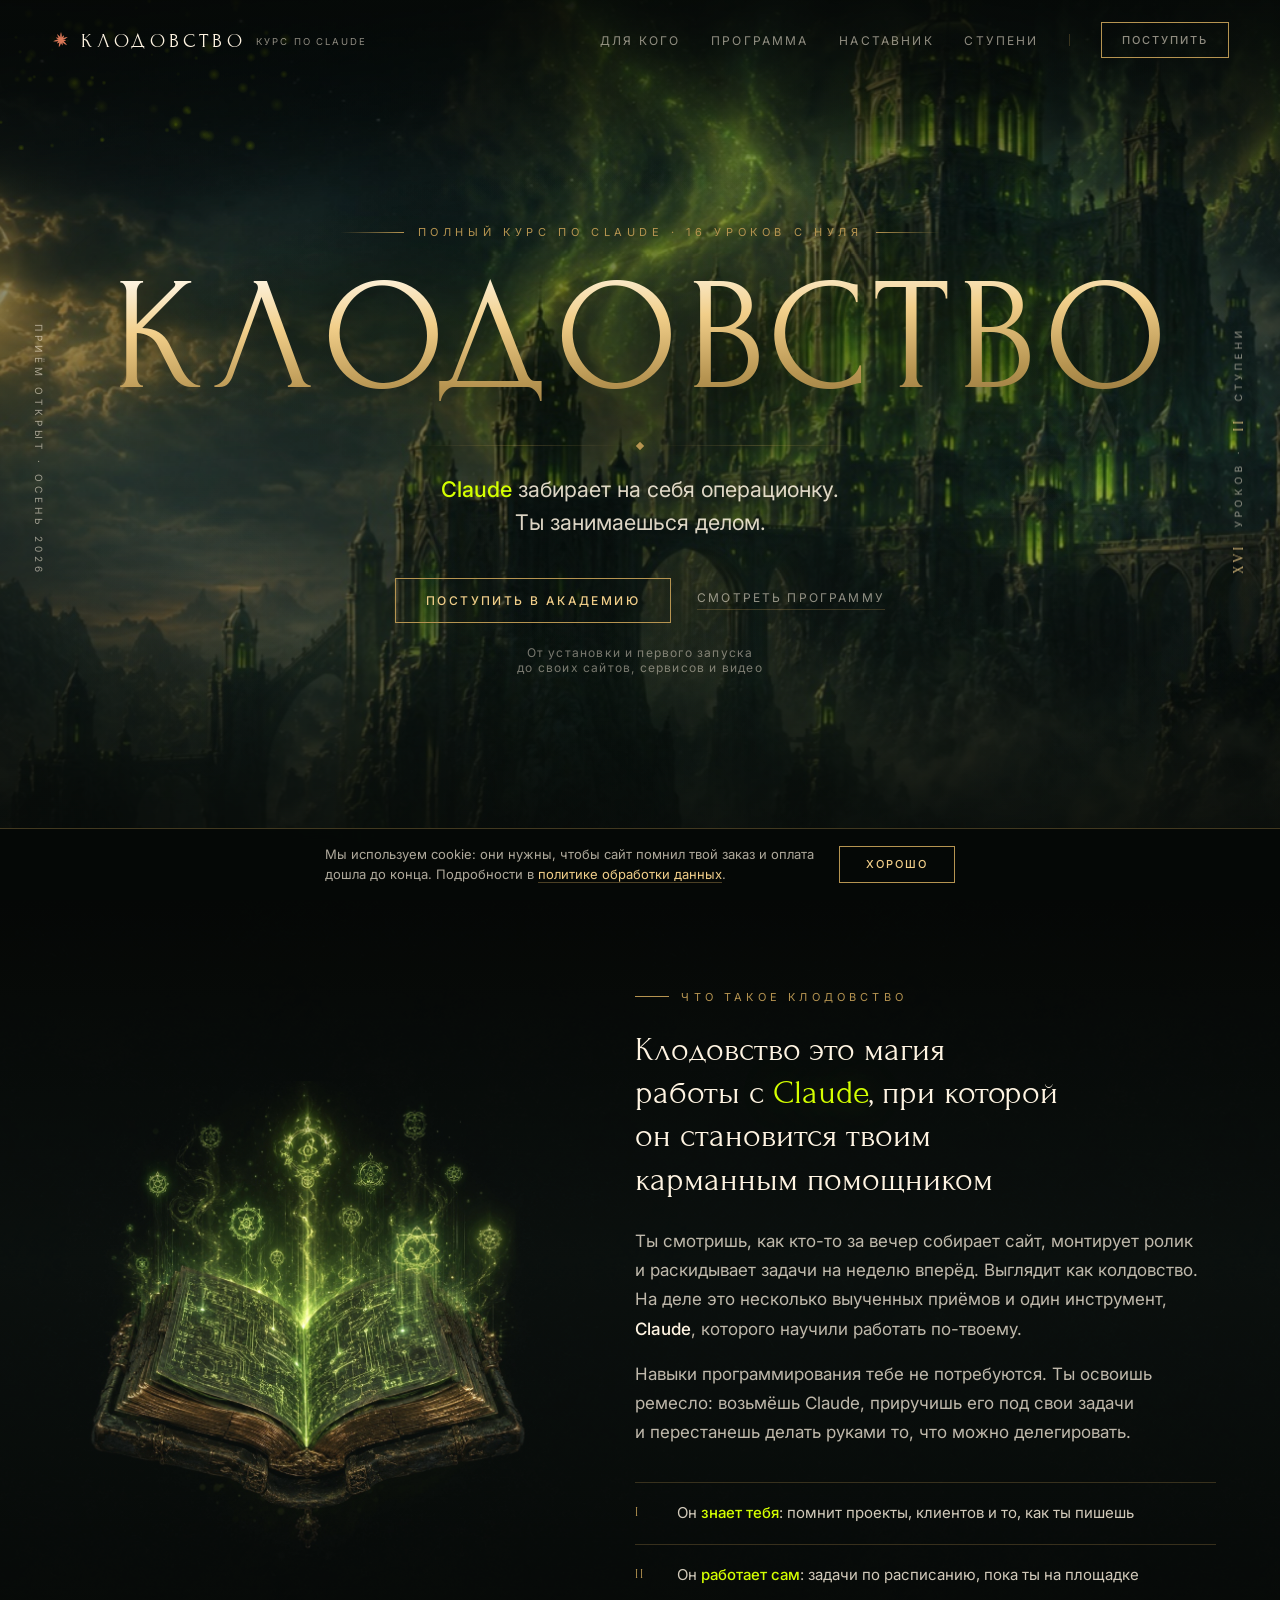
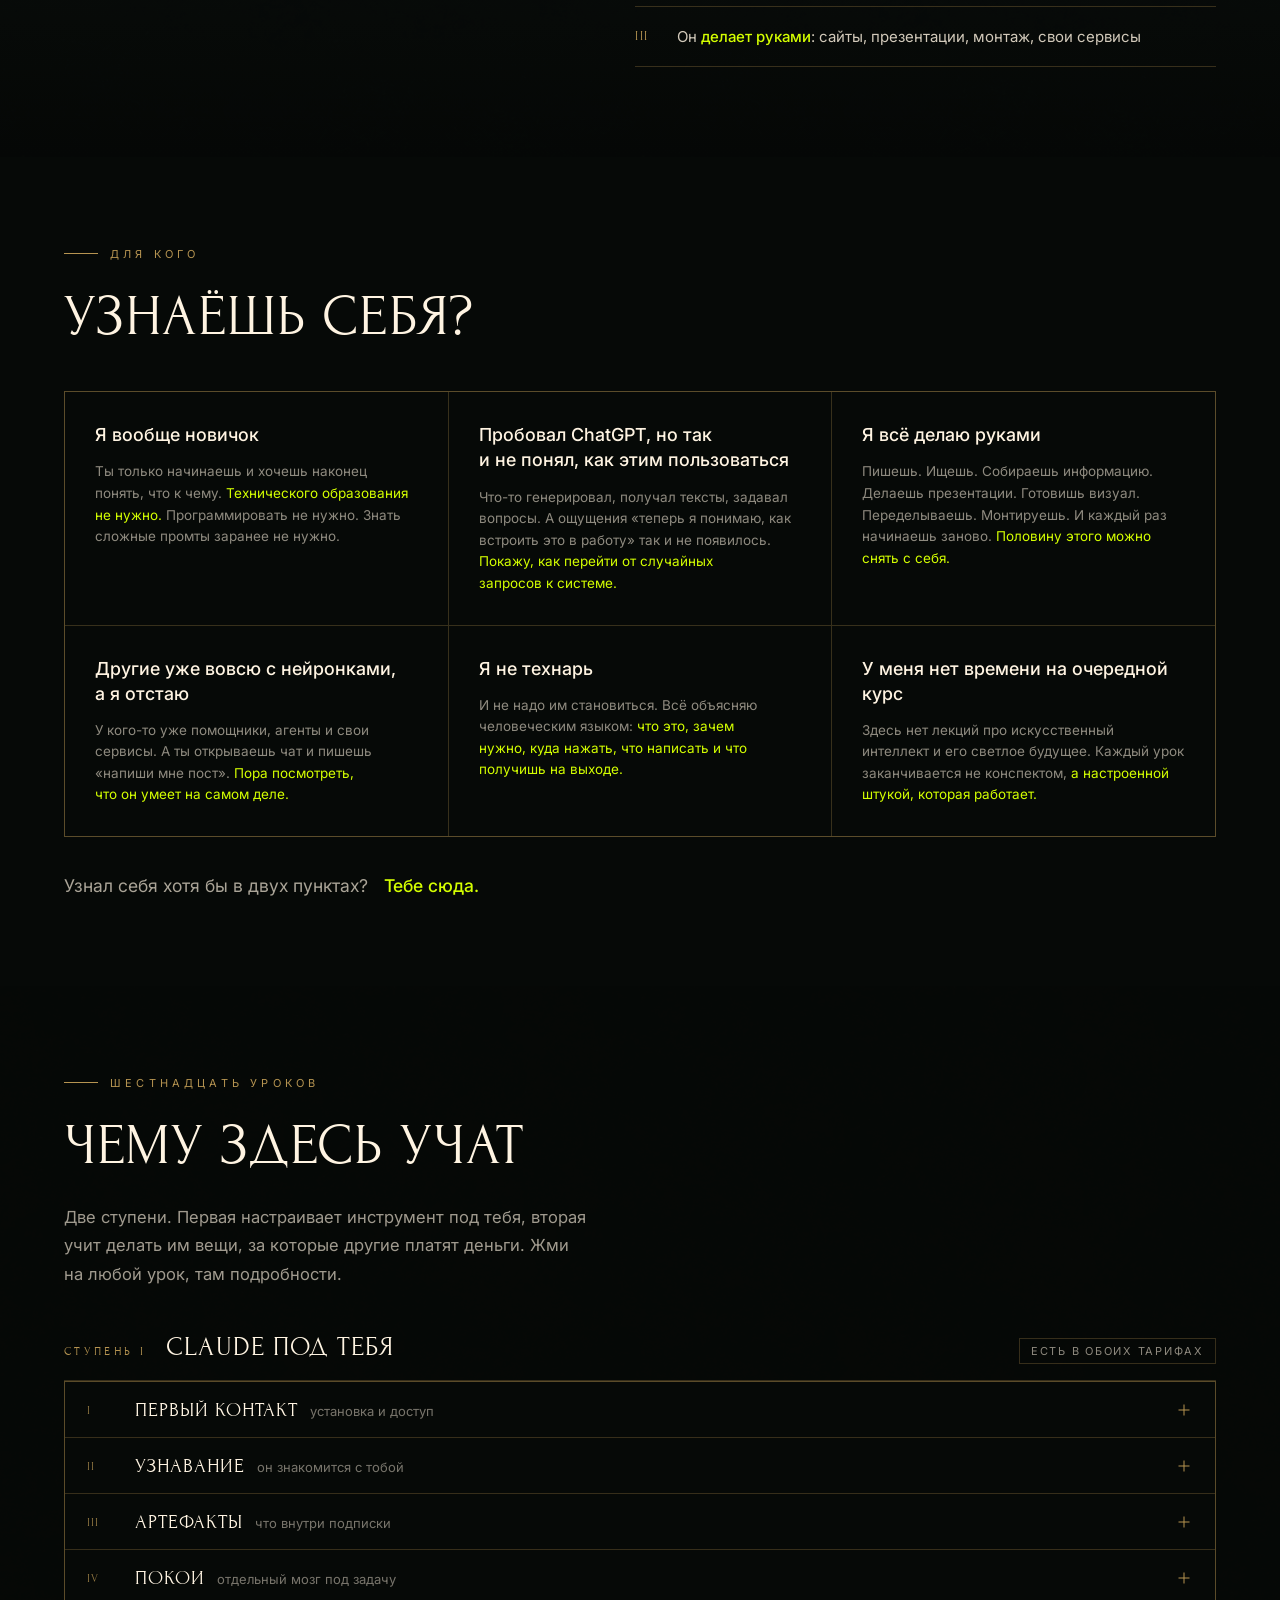
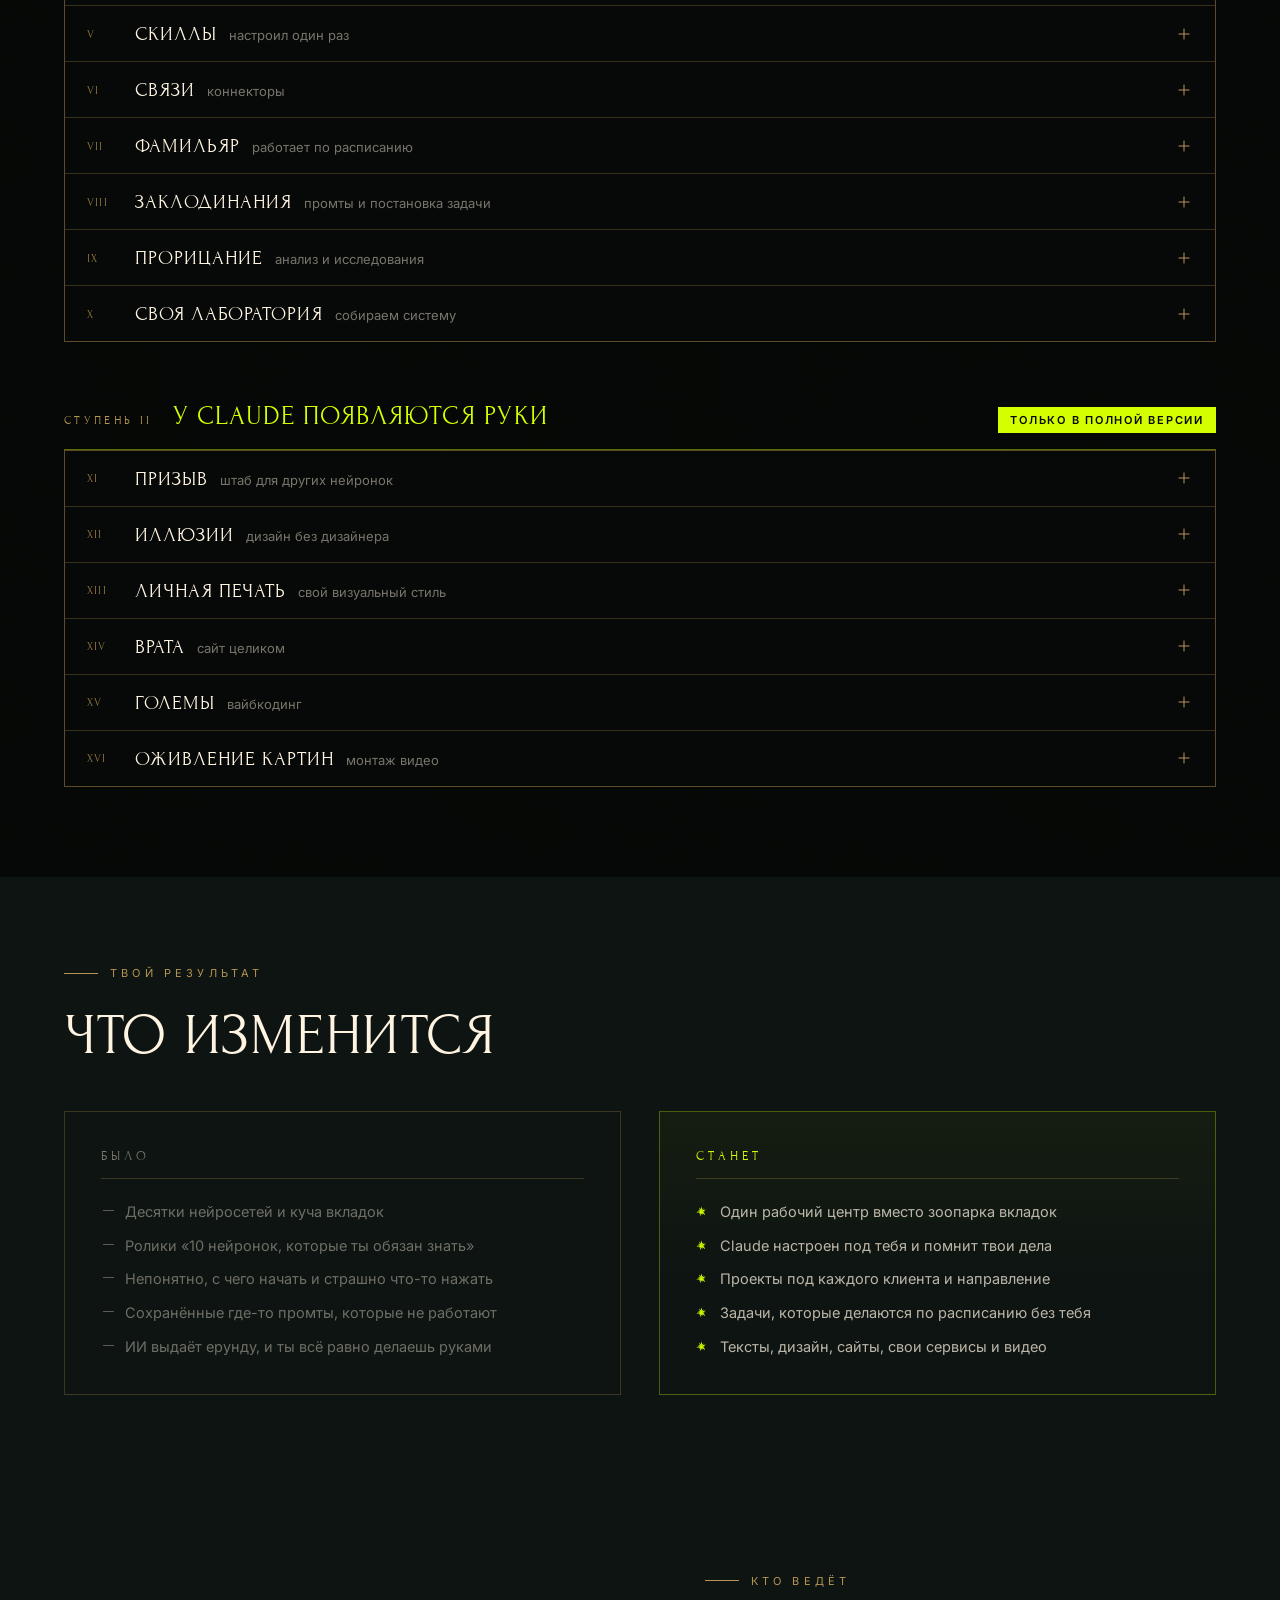
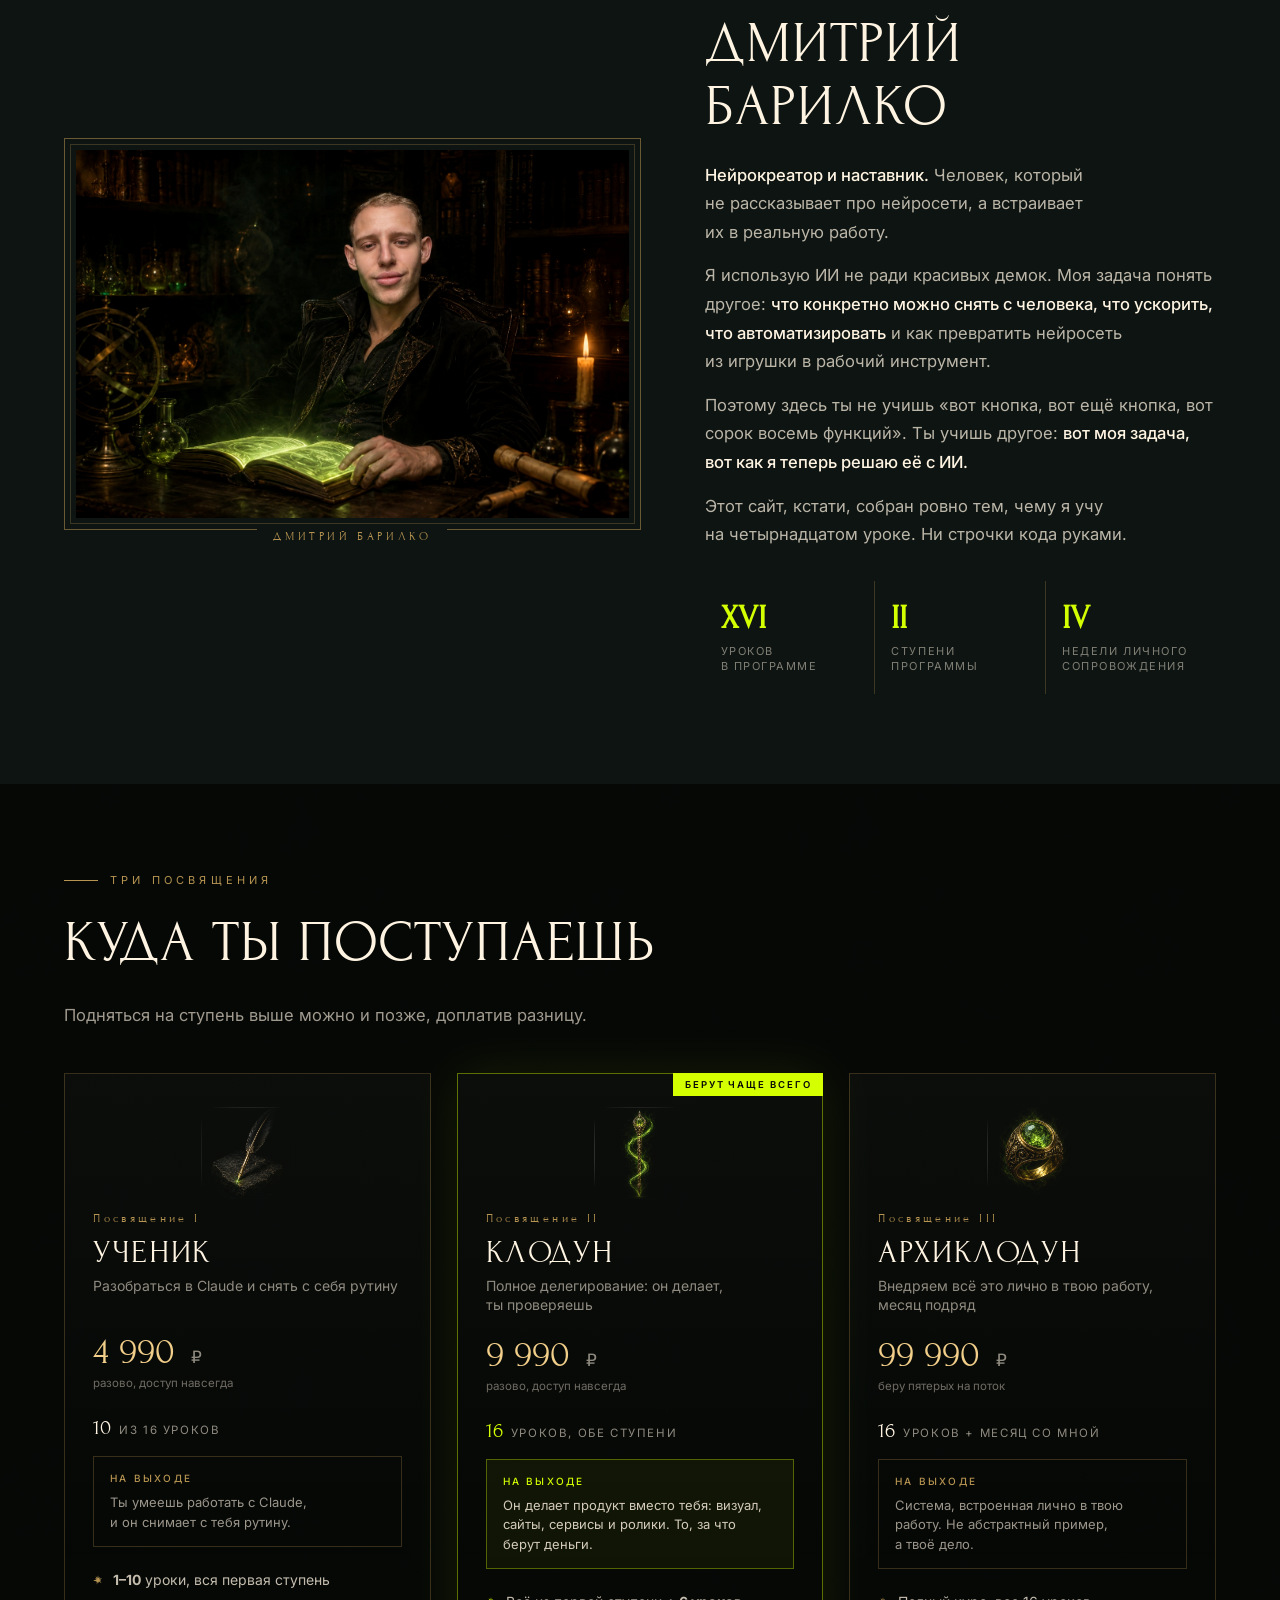
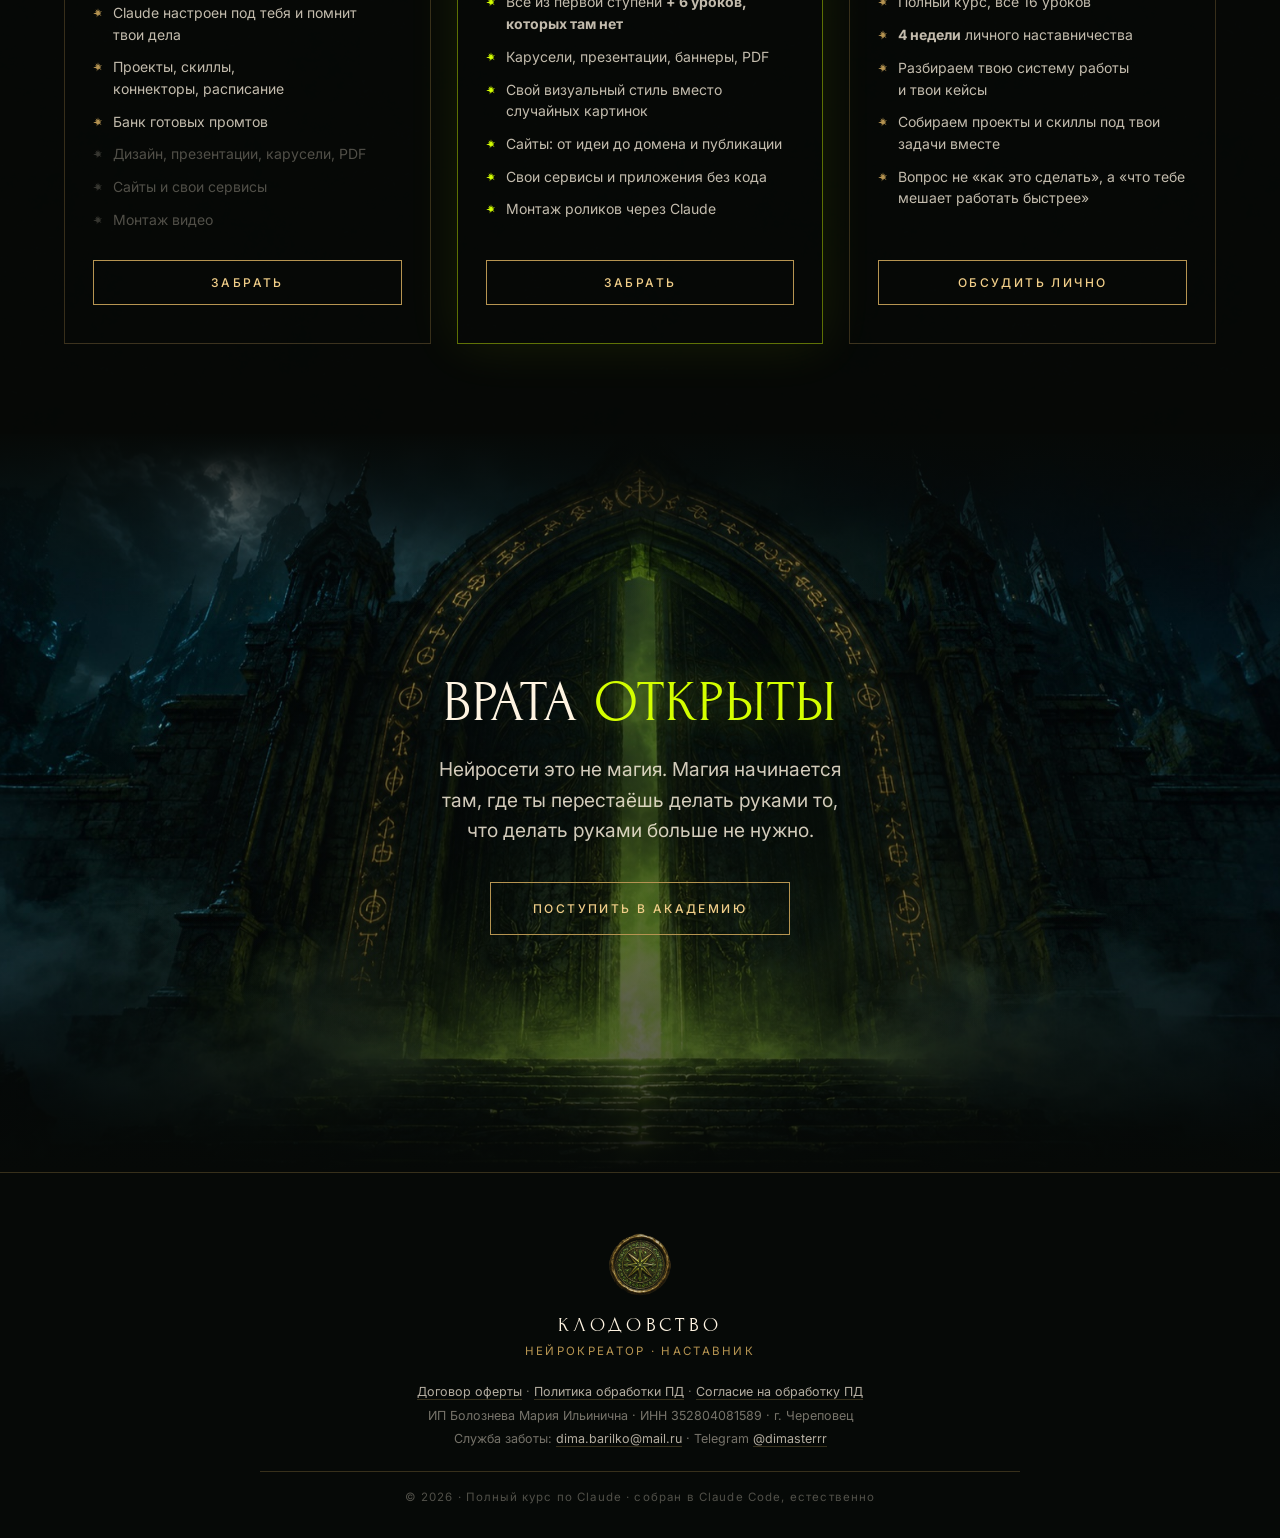
<file: index.html>
<!DOCTYPE html>
<html lang="ru">
<head>
<meta charset="UTF-8">
<meta name="viewport" content="width=device-width, initial-scale=1">
<title>КЛОДОВСТВО — академия прикладной магии Claude</title>
<meta name="description" content="Нейросети это не магия. Это клодовство. Курс Дмитрия Барилко по Claude: от установки до собственных сервисов, дизайна и монтажа.">
<link rel="icon" href="data:image/svg+xml,%3Csvg xmlns='http://www.w3.org/2000/svg' viewBox='0 0 24 24'%3E%3Crect width='24' height='24' fill='%23060907'/%3E%3Cpath fill='%23d4ff00' d='M12 1.4l1.6 6.1 4.3-4.4-2.6 5.7 6-1.4-5.4 3.1 5.4 3.1-6-1.4 2.6 5.7-4.3-4.4-1.6 6.1-1.6-6.1-4.3 4.4 2.6-5.7-6 1.4 5.4-3.1L2.7 7.4l6 1.4L6.1 3.1l4.3 4.4z'/%3E%3C/svg%3E">
<meta property="og:title" content="КЛОДОВСТВО — курс по Claude">
<meta property="og:description" content="Магия работы с Claude, при которой он становится твоим карманным помощником. 16 уроков от Дмитрия Барилко.">
<meta property="og:type" content="website">
<meta property="og:image" content="assets/hero.jpg">
<link rel="preconnect" href="https://fonts.googleapis.com">
<link rel="preconnect" href="https://fonts.gstatic.com" crossorigin>
<link href="https://fonts.googleapis.com/css2?family=Forum&family=Inter:wght@400;500;600&display=swap" rel="stylesheet">
<style>
/* ============================================================
   КЛОДОВСТВО · дизайн-система
   Золото = материал. Лайм = магия. Ночь = глубина.
   ============================================================ */
:root{
  --night:#060907;
  --night-2:#0d1412;
  --gold:#b69451;
  --gold-lt:#f1ce89;
  --parchment:#fff4e2;
  --lime:#d4ff00;
  --claude:#d97757;
  --muted:rgba(255,244,226,.55);
  --line:rgba(182,148,81,.28);
  /* только два шрифта: Forum на заголовках, Inter на всём остальном */
  --f-display:'Forum',serif;
  --f-ui:'Inter',system-ui,sans-serif;
}
*{margin:0;padding:0;box-sizing:border-box}
html{scroll-behavior:smooth}
body{
  background:var(--night);color:var(--parchment);font-family:var(--f-ui);
  overflow-x:hidden;-webkit-font-smoothing:antialiased;
}
img{display:block;max-width:100%}
::selection{background:var(--lime);color:var(--night)}

/* ===== искра Claude ===== */
.spark{width:1em;height:1em;flex:none}
.spark path{fill:currentColor}

/* ============================================================
   ШАПКА
   ============================================================ */
.topbar{
  position:fixed;top:0;left:0;right:0;z-index:50;
  display:flex;align-items:center;justify-content:space-between;
  padding:22px clamp(20px,4vw,56px);
  transition:background .4s ease,backdrop-filter .4s ease,border-color .4s ease;
  border-bottom:1px solid transparent;
}
.topbar.stuck{
  background:rgba(6,9,7,.82);backdrop-filter:blur(14px);
  border-bottom-color:var(--line);
}
.brand{display:flex;align-items:center;gap:10px;text-decoration:none;color:var(--parchment)}
.brand .spark{color:var(--claude);font-size:20px}
.brand b{
  font-family:var(--f-display);font-weight:400;font-size:20px;
  letter-spacing:.22em;text-transform:uppercase;
}
.nav{display:flex;align-items:center;gap:clamp(18px,2.4vw,34px)}
.nav a{
  font-size:12px;letter-spacing:.18em;text-transform:uppercase;
  color:var(--muted);text-decoration:none;transition:color .25s;position:relative;
}
.nav a::after{
  content:"";position:absolute;left:0;right:100%;bottom:-6px;height:1px;
  background:var(--gold);transition:right .35s cubic-bezier(.16,1,.3,1);
}
.nav a:hover{color:var(--parchment)}
.nav a:hover::after{right:0}
.nav-sep{width:1px;height:12px;background:var(--line)}
@media(max-width:900px){.nav a:not(.nav-cta),.nav-sep{display:none}}

.btn{
  display:inline-flex;align-items:center;justify-content:center;gap:10px;
  font-family:var(--f-ui);font-size:12px;font-weight:500;
  letter-spacing:.2em;text-transform:uppercase;text-decoration:none;
  padding:14px 30px;border:1px solid var(--gold);color:var(--gold-lt);
  background:transparent;cursor:pointer;position:relative;overflow:hidden;
  transition:color .35s,border-color .35s,box-shadow .45s;
}
.btn::before{
  content:"";position:absolute;inset:0;background:var(--lime);
  transform:translateY(101%);transition:transform .45s cubic-bezier(.16,1,.3,1);
}
.btn span{position:relative;z-index:2}
.btn:hover{color:var(--night);border-color:var(--lime);box-shadow:0 0 34px rgba(212,255,0,.35)}
.btn:hover::before{transform:translateY(0)}
.btn.sm{padding:10px 20px;font-size:11px}


/* ===== розетка Claude как маркер списка ===== */
.claude-dot::before{
  -webkit-mask:url("data:image/svg+xml,%3Csvg%20xmlns%3D%22http%3A%2F%2Fwww.w3.org%2F2000%2Fsvg%22%20viewBox%3D%220%200%2024%2024%22%3E%3Cpath%20fill%3D%22%23000%22%20d%3D%22M12.00%2012.00Q14.10%208.16%2012.00%202.40Q9.90%208.16%2012.00%2012.00ZM12.00%2012.00Q15.26%2010.81%2015.74%206.19Q11.73%208.54%2012.00%2012.00ZM12.00%2012.00Q16.12%2012.43%2020.12%208.29Q14.38%208.61%2012.00%2012.00ZM12.00%2012.00Q14.21%2014.44%2018.27%2012.90Q14.81%2010.28%2012.00%2012.00ZM12.00%2012.00Q13.53%2016.10%2019.26%2018.29Q16.28%2012.93%2012.00%2012.00ZM12.00%2012.00Q10.74%2015.17%2013.89%2018.45Q14.77%2013.99%2012.00%2012.00ZM12.00%2012.00Q8.96%2014.91%209.43%2020.75Q12.99%2016.09%2012.00%2012.00ZM12.00%2012.00Q8.65%2012.12%207.07%2016.27Q11.40%2015.30%2012.00%2012.00ZM12.00%2012.00Q7.90%2010.47%202.50%2013.37Q8.50%2014.63%2012.00%2012.00ZM12.00%2012.00Q10.36%208.94%205.71%209.13Q8.61%2012.76%2012.00%2012.00ZM12.00%2012.00Q11.90%207.96%207.33%204.73Q8.36%2010.23%2012.00%2012.00Z%22%2F%3E%3C%2Fsvg%3E") center/contain no-repeat;
  mask:url("data:image/svg+xml,%3Csvg%20xmlns%3D%22http%3A%2F%2Fwww.w3.org%2F2000%2Fsvg%22%20viewBox%3D%220%200%2024%2024%22%3E%3Cpath%20fill%3D%22%23000%22%20d%3D%22M12.00%2012.00Q14.10%208.16%2012.00%202.40Q9.90%208.16%2012.00%2012.00ZM12.00%2012.00Q15.26%2010.81%2015.74%206.19Q11.73%208.54%2012.00%2012.00ZM12.00%2012.00Q16.12%2012.43%2020.12%208.29Q14.38%208.61%2012.00%2012.00ZM12.00%2012.00Q14.21%2014.44%2018.27%2012.90Q14.81%2010.28%2012.00%2012.00ZM12.00%2012.00Q13.53%2016.10%2019.26%2018.29Q16.28%2012.93%2012.00%2012.00ZM12.00%2012.00Q10.74%2015.17%2013.89%2018.45Q14.77%2013.99%2012.00%2012.00ZM12.00%2012.00Q8.96%2014.91%209.43%2020.75Q12.99%2016.09%2012.00%2012.00ZM12.00%2012.00Q8.65%2012.12%207.07%2016.27Q11.40%2015.30%2012.00%2012.00ZM12.00%2012.00Q7.90%2010.47%202.50%2013.37Q8.50%2014.63%2012.00%2012.00ZM12.00%2012.00Q10.36%208.94%205.71%209.13Q8.61%2012.76%2012.00%2012.00ZM12.00%2012.00Q11.90%207.96%207.33%204.73Q8.36%2010.23%2012.00%2012.00Z%22%2F%3E%3C%2Fsvg%3E") center/contain no-repeat;
  transform:none !important;border-radius:0;
}
.brand-sub{
  display:block;text-decoration:none;font-family:var(--f-ui);font-size:9.5px;
  letter-spacing:.2em;text-transform:uppercase;color:var(--muted);margin-top:3px;
}
.hero-meta{
  margin-top:22px;font-size:12px;letter-spacing:.1em;color:rgba(255,244,226,.45);
  max-width:44ch;text-wrap:balance;
}
@media(max-width:560px){.brand-sub{font-size:8px;letter-spacing:.12em}.hero-meta{font-size:11px;margin-top:16px}}

/* ============================================================
   ГЕРОЙ
   ============================================================ */
.hero{position:relative;height:100svh;min-height:620px;overflow:hidden;isolation:isolate}
.hero-bg{
  position:absolute;inset:-4%;z-index:-3;
  background:url('assets/hero.jpg') center/cover no-repeat;
  will-change:transform;
}
/* туман: два медленно плывущих слоя */
.fog{position:absolute;inset:-20%;z-index:-2;pointer-events:none;opacity:.5}
.fog i{
  position:absolute;width:70%;height:60%;border-radius:50%;filter:blur(70px);
  background:radial-gradient(circle,rgba(150,190,140,.16) 0%,transparent 68%);
}
.fog i:nth-child(1){left:-10%;top:35%;animation:drift1 34s ease-in-out infinite}
.fog i:nth-child(2){right:-8%;top:18%;animation:drift2 46s ease-in-out infinite}
.fog i:nth-child(3){left:28%;bottom:-16%;width:60%;
  background:radial-gradient(circle,rgba(212,255,0,.07) 0%,transparent 70%);
  animation:drift1 40s ease-in-out infinite reverse}
@keyframes drift1{0%,100%{transform:translate(0,0)}50%{transform:translate(9%,-5%)}}
@keyframes drift2{0%,100%{transform:translate(0,0)}50%{transform:translate(-11%,6%)}}

#sparks{position:absolute;inset:0;z-index:-1;pointer-events:none}

.hero::after{ /* виньетка + подложка под текст */
  content:"";position:absolute;inset:0;z-index:-1;pointer-events:none;
  background:
    /* мягкая тень под текстом: держит контраст поверх светящихся башен */
    radial-gradient(ellipse 52% 38% at 50% 47%,rgba(6,9,7,.66) 0%,rgba(6,9,7,.34) 55%,transparent 78%),
    radial-gradient(ellipse 78% 62% at 50% 52%,transparent 22%,rgba(6,9,7,.72) 100%),
    linear-gradient(180deg,rgba(6,9,7,.85) 0%,transparent 22%,transparent 52%,rgba(6,9,7,.94) 100%);
}

.hero-inner{
  position:relative;height:100%;display:flex;flex-direction:column;
  align-items:center;justify-content:center;text-align:center;
  padding:0 clamp(20px,5vw,80px);
}

.eyebrow{
  display:flex;align-items:center;gap:14px;margin-bottom:26px;
  font-size:11px;letter-spacing:.42em;text-transform:uppercase;color:var(--gold);
}
.eyebrow::before,.eyebrow::after{content:"";width:clamp(24px,6vw,64px);height:1px;
  background:linear-gradient(90deg,transparent,var(--gold))}
.eyebrow::after{background:linear-gradient(90deg,var(--gold),transparent)}
@media(max-width:560px){
  /* на узких экранах декоративные усы и широкий трекинг ломают строку */
  .eyebrow{font-size:9.5px;letter-spacing:.26em;gap:9px}
  .eyebrow::before,.eyebrow::after{width:18px}
  h1.title{font-size:clamp(2.6rem,11vw,4rem)}
  .brand b{font-size:15px;letter-spacing:.16em}
  .brand .spark{font-size:16px}
  .topbar{padding:16px 18px}
  .btn.sm{padding:9px 14px;font-size:10px;letter-spacing:.14em}
}

h1.title{
  font-family:var(--f-display);font-weight:400;
  font-size:clamp(3.1rem,12.5vw,11rem);line-height:.92;letter-spacing:.055em;
  text-transform:uppercase;
  background:linear-gradient(178deg,#fff8ea 6%,var(--gold-lt) 38%,var(--gold) 72%,#8a6d38 100%);
  -webkit-background-clip:text;background-clip:text;color:transparent;
  filter:drop-shadow(0 0 44px rgba(212,255,0,.16)) drop-shadow(0 6px 24px rgba(0,0,0,.7));
  margin-left:.055em; /* компенсация трекинга последней буквы */
}

.rule{display:flex;align-items:center;gap:12px;margin:30px 0 24px;width:min(440px,74vw)}
.rule s{flex:1;height:1px;border:0;background:linear-gradient(90deg,transparent,var(--line),transparent)}
.rule b{width:6px;height:6px;background:var(--gold);transform:rotate(45deg);flex:none;
  box-shadow:0 0 12px rgba(212,255,0,.5)}

.lead{
  font-size:clamp(1.02rem,1.9vw,1.35rem);font-weight:400;
  line-height:1.55;color:rgba(255,244,226,.86);max-width:40ch;
  text-wrap:balance; /* без висячих слов в последней строке */
}
.lead em{font-style:normal;color:var(--lime);font-weight:500}

.hero-cta{display:flex;align-items:center;gap:clamp(14px,2.4vw,26px);margin-top:38px;flex-wrap:wrap;justify-content:center}
.link-quiet{
  font-size:12px;letter-spacing:.18em;text-transform:uppercase;
  color:var(--muted);text-decoration:none;border-bottom:1px solid var(--line);
  padding-bottom:4px;transition:color .3s,border-color .3s;
}
.link-quiet:hover{color:var(--parchment);border-color:var(--gold)}

/* боковые метки */
.side{
  position:absolute;top:50%;transform:translateY(-50%);z-index:2;
  writing-mode:vertical-rl;font-size:10px;letter-spacing:.4em;text-transform:uppercase;
  color:var(--muted);display:flex;align-items:center;gap:16px;
}
.side.l{left:clamp(14px,2.6vw,34px)}
.side.r{right:clamp(14px,2.6vw,34px);transform:translateY(-50%) rotate(180deg)}
.side u{text-decoration:none;color:var(--gold-lt);font-family:var(--f-display);font-size:15px;letter-spacing:.2em}
@media(max-width:820px){.side{display:none}}



/* появление */
.rise{opacity:0;transform:translateY(26px);animation:rise .95s cubic-bezier(.16,1,.3,1) forwards}
@keyframes rise{to{opacity:1;transform:none}}
.d1{animation-delay:.15s}.d2{animation-delay:.35s}.d3{animation-delay:.6s}
.d4{animation-delay:.85s}.d5{animation-delay:1.1s}.d6{animation-delay:1.4s}

/* ============================================================
   МАНИФЕСТ
   ============================================================ */
.manifest{
  position:relative;padding:clamp(58px,7vw,110px) clamp(20px,5vw,80px);
  background:
    linear-gradient(180deg,var(--night) 0%,var(--night-2) 42%,var(--night) 100%);
  overflow:hidden;
}
.manifest::before{ /* пергаментная фактура поверх фона */
  content:"";position:absolute;inset:0;
  background:url('assets/parchment.jpg') center/620px repeat;
  opacity:.30;mix-blend-mode:overlay;pointer-events:none;
}
.mf-grid{
  position:relative;max-width:1180px;margin:0 auto;
  display:grid;grid-template-columns:.92fr 1.08fr;gap:clamp(36px,6vw,90px);align-items:center;
}
@media(max-width:900px){
  .mf-grid{grid-template-columns:1fr;gap:30px}
  /* в одну колонку квадратный гримуар съедал целый экран впустую */
  .grimoire{max-width:380px;margin:0 auto}
}

.grimoire{position:relative}
.grimoire img{
  mix-blend-mode:screen;
  filter:drop-shadow(0 0 60px rgba(212,255,0,.22));
  animation:float 9s ease-in-out infinite;
  /* растворяем прямоугольник исходника: края уходят в ночь */
  -webkit-mask-image:radial-gradient(ellipse 72% 76% at 50% 50%,#000 48%,rgba(0,0,0,.55) 74%,transparent 94%);
  mask-image:radial-gradient(ellipse 72% 76% at 50% 50%,#000 48%,rgba(0,0,0,.55) 74%,transparent 94%);
}
@keyframes float{0%,100%{transform:translateY(0)}50%{transform:translateY(-16px)}}
.grimoire::after{ /* нижний светящийся ореол */
  content:"";position:absolute;left:50%;bottom:6%;transform:translateX(-50%);
  width:74%;height:36%;border-radius:50%;filter:blur(46px);z-index:-1;
  background:radial-gradient(circle,rgba(212,255,0,.24),transparent 70%);
}

.sec-label{
  display:flex;align-items:center;gap:12px;margin-bottom:24px;
  font-size:11px;letter-spacing:.38em;text-transform:uppercase;color:var(--gold);
}
.sec-label::before{content:"";width:34px;height:1px;background:var(--gold)}

h2{
  font-family:var(--f-display);font-weight:400;
  font-size:clamp(2rem,4.6vw,3.6rem);line-height:1.1;letter-spacing:.02em;
  text-transform:uppercase;color:var(--parchment);margin-bottom:26px;
}
h2 em{font-style:normal;color:var(--lime);text-shadow:0 0 40px rgba(212,255,0,.4)}

.mf-text p{
  font-size:clamp(15px,1.35vw,17px);line-height:1.72;color:rgba(255,244,226,.74);
  margin-bottom:16px;max-width:52ch;text-wrap:pretty;
}
.mf-text p strong{color:var(--parchment);font-weight:500}

.mf-list{list-style:none;margin:34px 0 0;display:grid;gap:2px}
.mf-list li{
  display:flex;align-items:flex-start;gap:16px;padding:18px 0;
  border-top:1px solid var(--line);
}
.mf-list li:last-child{border-bottom:1px solid var(--line)}
.mf-list .n{
  font-family:var(--f-display);font-size:13px;color:var(--gold);
  letter-spacing:.1em;padding-top:3px;flex:none;width:26px;
}
.mf-list .t{font-size:15px;line-height:1.55;color:rgba(255,244,226,.82)}
.mf-list .t b{color:var(--lime);font-weight:500}

/* ============================================================
   ОБЩЕЕ ДЛЯ СЕКЦИЙ
   ============================================================ */
.sec{position:relative;padding:clamp(56px,7vw,104px) clamp(20px,5vw,80px);scroll-margin-top:78px}
.wrap{position:relative;max-width:1180px;margin:0 auto}
.sec-head{max-width:760px;margin-bottom:clamp(30px,3.4vw,46px)}

/* ============================================================
   ДЛЯ КОГО · зеркала
   ============================================================ */
.mirrors{background:var(--night)}
.mr-grid{display:grid;grid-template-columns:repeat(3,1fr);gap:1px;background:var(--line);border:1px solid var(--line)}
@media(max-width:900px){.mr-grid{grid-template-columns:repeat(2,1fr)}}
@media(max-width:600px){.mr-grid{grid-template-columns:1fr}}
.mr{
  background:var(--night);padding:clamp(22px,2.4vw,30px);
  display:flex;flex-direction:column;gap:14px;transition:background .4s;
}
.mr:hover{background:#0c110f}
.mr q{
  quotes:none;font-size:clamp(.98rem,1.5vw,1.12rem);font-weight:500;
  line-height:1.4;color:var(--parchment);
}
.mr p{font-size:13.5px;line-height:1.6;color:rgba(255,244,226,.55);text-wrap:pretty}
.mr p b{color:var(--lime);font-weight:400}
.mr-tail{
  margin-top:clamp(26px,3vw,40px);display:flex;align-items:center;gap:16px;flex-wrap:wrap;
  font-size:clamp(.95rem,1.5vw,1.1rem);color:rgba(255,244,226,.66);
}
.mr-tail b{color:var(--lime);font-weight:500}

/* ============================================================
   ЗАГОЛОВОК СТУПЕНИ над списком уроков
   ============================================================ */
.stage-head{
  display:flex;align-items:baseline;gap:clamp(12px,2vw,20px);flex-wrap:wrap;
  padding:0 0 16px;margin:clamp(34px,4vw,52px) 0 0;border-bottom:1px solid var(--line);
}
.stage-head:first-of-type{margin-top:0}
.stage-head .rom{
  font-family:var(--f-display);font-size:12px;letter-spacing:.28em;text-transform:uppercase;
  color:var(--gold);flex:none;
}
.stage-head b{
  font-family:var(--f-display);font-weight:400;font-size:clamp(1.25rem,2.4vw,1.7rem);
  letter-spacing:.04em;text-transform:uppercase;color:var(--parchment);
}
.stage-head i{
  font-style:normal;font-size:11px;letter-spacing:.16em;text-transform:uppercase;
  color:var(--muted);margin-left:auto;padding:5px 11px;border:1px solid var(--line);white-space:nowrap;
}
.stage-head.hot b{color:var(--lime)}
.stage-head.hot i{color:var(--night);background:var(--lime);border-color:var(--lime);font-weight:600}
.stage-head.hot{border-bottom-color:rgba(212,255,0,.4)}
@media(max-width:560px){.stage-head i{margin-left:0;font-size:10px}}
.lessons+.stage-head{margin-top:clamp(40px,4.5vw,60px)}
.sec-head p{font-size:clamp(15px,1.3vw,17px);line-height:1.7;color:rgba(255,244,226,.62);max-width:56ch;text-wrap:pretty}

/* ============================================================
   ДИСЦИПЛИНЫ
   ============================================================ */
.disc{background:var(--night)}
.disc::before{
  content:"";position:absolute;inset:0;pointer-events:none;
  background:url('assets/parchment.jpg') center/560px repeat;opacity:.22;mix-blend-mode:overlay;
}
.acc{border-top:1px solid var(--line)}
.acc details{border-bottom:1px solid var(--line);position:relative}
.acc details::before{ /* лаймовая метка активного свитка */
  content:"";position:absolute;left:0;top:0;bottom:0;width:2px;background:var(--lime);
  opacity:0;transform:scaleY(.2);transform-origin:top;
  transition:opacity .4s,transform .5s cubic-bezier(.16,1,.3,1);
  box-shadow:0 0 18px rgba(212,255,0,.6);
}
.acc details[open]::before{opacity:1;transform:scaleY(1)}
.acc summary{
  list-style:none;cursor:pointer;display:flex;align-items:baseline;gap:clamp(14px,2.4vw,30px);
  padding:clamp(20px,2.4vw,30px) clamp(12px,2vw,28px);transition:background .35s;
}
.acc summary::-webkit-details-marker{display:none}
.acc summary:hover{background:rgba(182,148,81,.06)}
.acc .rom{
  font-family:var(--f-display);font-size:clamp(13px,1.3vw,16px);color:var(--gold);
  letter-spacing:.14em;flex:none;width:38px;padding-top:4px;
}
.acc .nm{flex:1}
.acc .nm b{
  display:block;font-family:var(--f-display);font-weight:400;
  font-size:clamp(1.2rem,2.4vw,1.85rem);letter-spacing:.05em;text-transform:uppercase;
  color:var(--parchment);line-height:1.2;
}
.acc .nm i{
  display:block;font-style:normal;margin-top:7px;
  font-size:13px;line-height:1.5;color:rgba(255,244,226,.5);max-width:54ch;text-wrap:pretty;
}
.acc .plus{
  flex:none;width:22px;height:22px;position:relative;align-self:center;
  transition:transform .45s cubic-bezier(.16,1,.3,1);
}
.acc .plus::before,.acc .plus::after{
  content:"";position:absolute;left:50%;top:50%;background:var(--gold);
  transform:translate(-50%,-50%);transition:opacity .35s;
}
.acc .plus::before{width:14px;height:1px}
.acc .plus::after{width:1px;height:14px}
.acc details[open] .plus{transform:rotate(135deg)}
.acc .in{padding:0 clamp(12px,2vw,28px) clamp(26px,3vw,38px) calc(38px + clamp(14px,2.4vw,30px))}
.acc ul{list-style:none;display:grid;gap:11px;max-width:66ch}
.acc ul li{
  position:relative;padding-left:22px;font-size:14.5px;line-height:1.6;
  color:rgba(255,244,226,.74);text-wrap:pretty;
}
.acc ul li::before{
  content:"";position:absolute;left:2px;top:9px;width:5px;height:5px;
  background:var(--lime);transform:rotate(45deg);box-shadow:0 0 9px rgba(212,255,0,.7);
}
.acc .step{
  display:inline-block;margin-top:18px;font-size:10.5px;letter-spacing:.24em;
  text-transform:uppercase;color:var(--gold);border:1px solid var(--line);padding:6px 12px;
}
@media(max-width:640px){.acc .in{padding-left:clamp(12px,2vw,28px)}}

/* ============================================================
   ПЕРЕКЛЮЧАТЕЛЬ СТУПЕНЕЙ (над списком уроков)
   ============================================================ */
.tabs{display:flex;gap:0;margin-bottom:34px;border:1px solid var(--line);width:fit-content;max-width:100%}
.tabs button{
  font-family:var(--f-ui);background:transparent;border:0;cursor:pointer;color:var(--muted);
  font-size:11.5px;letter-spacing:.18em;text-transform:uppercase;padding:14px clamp(16px,2.6vw,30px);
  transition:color .3s,background .35s;position:relative;white-space:nowrap;
}
.tabs button+button{border-left:1px solid var(--line)}
.tabs button:hover{color:var(--parchment)}
.tabs button[aria-selected="true"]{color:var(--night);background:var(--gold-lt)}
.tabs button b{display:block;font-family:var(--f-display);font-size:15px;letter-spacing:.1em;margin-bottom:3px}
@media(max-width:560px){.tabs{width:100%}.tabs button{flex:1;padding:12px 8px;font-size:9.5px;letter-spacing:.1em}}

.panel[hidden]{display:none}
.panel-note{
  font-size:13px;line-height:1.6;color:rgba(255,244,226,.5);margin-bottom:26px;max-width:58ch;
  padding-left:14px;border-left:1px solid var(--line);
}

/* уроки: компактные строки, раскрываются по клику */
.lessons{display:grid;gap:1px;background:var(--line);border:1px solid var(--line)}
.lesson{background:var(--night);transition:background .3s}
.lesson:hover{background:#0c110f}
.lesson summary{
  list-style:none;cursor:pointer;display:flex;align-items:center;gap:clamp(12px,2vw,22px);
  padding:16px clamp(14px,2vw,22px);
}
.lesson summary::-webkit-details-marker{display:none}
.lesson .no{
  font-family:var(--f-display);font-size:12px;color:var(--gold);letter-spacing:.1em;
  flex:none;width:26px;opacity:.8;
}
.lesson .ttl{flex:1;display:flex;align-items:baseline;gap:12px;flex-wrap:wrap}
.lesson .ttl b{
  font-family:var(--f-display);font-weight:400;font-size:clamp(1rem,1.7vw,1.25rem);
  letter-spacing:.05em;text-transform:uppercase;color:var(--parchment);
}
.lesson .ttl i{font-style:normal;font-size:13px;color:rgba(255,244,226,.46)}
.lesson .plus{
  flex:none;width:18px;height:18px;position:relative;transition:transform .4s cubic-bezier(.16,1,.3,1);
}
.lesson .plus::before,.lesson .plus::after{
  content:"";position:absolute;left:50%;top:50%;background:var(--gold);transform:translate(-50%,-50%);
}
.lesson .plus::before{width:11px;height:1px}
.lesson .plus::after{width:1px;height:11px}
.lesson[open] .plus{transform:rotate(135deg)}
.lesson[open]{background:#0c110f}
.lesson .body{padding:0 clamp(14px,2vw,22px) 20px calc(26px + clamp(12px,2vw,22px))}
.lesson .body p{font-size:14px;line-height:1.6;color:rgba(255,244,226,.7);margin-bottom:10px;max-width:62ch;text-wrap:pretty}
.lesson .body ul{list-style:none;display:grid;gap:8px;margin:12px 0;max-width:62ch}
.lesson .body li{
  position:relative;padding-left:20px;font-size:13.5px;line-height:1.55;
  color:rgba(255,244,226,.62);text-wrap:pretty;
}
.lesson .body li::before{
  content:"";position:absolute;left:2px;top:8px;width:5px;height:5px;
  background:var(--gold);transform:rotate(45deg);
}
.lesson .body li b,.lesson .body p b{color:var(--parchment);font-weight:500}
.lesson .body p.res{
  color:var(--lime);font-size:13px;line-height:1.55;margin-top:12px;margin-bottom:0;
  padding-left:14px;border-left:1px solid rgba(212,255,0,.4);
}
@media(max-width:560px){.lesson .body{padding-left:clamp(14px,2vw,22px)}.lesson .ttl i{display:none}}

/* ============================================================
   БЫЛО / СТАНЕТ
   ============================================================ */
.shift{background:var(--night-2)}
.sh-grid{display:grid;grid-template-columns:1fr 1fr;gap:clamp(20px,3vw,44px)}
@media(max-width:760px){.sh-grid{grid-template-columns:1fr;gap:28px}}
.sh-col{border:1px solid var(--line);padding:clamp(24px,3vw,36px)}
.sh-col h4{
  font-family:var(--f-display);font-weight:400;font-size:13px;letter-spacing:.32em;
  text-transform:uppercase;margin-bottom:22px;padding-bottom:14px;border-bottom:1px solid var(--line);
}
.sh-col.was h4{color:rgba(255,244,226,.45)}
.sh-col.now h4{color:var(--lime)}
.sh-col.now{border-color:rgba(212,255,0,.3);background:linear-gradient(180deg,rgba(212,255,0,.04),transparent 60%)}
.sh-col ul{list-style:none;display:grid;gap:12px}
.sh-col li{position:relative;padding-left:24px;font-size:14.5px;line-height:1.5;color:rgba(255,244,226,.72);text-wrap:pretty}
.sh-col.was li{color:rgba(255,244,226,.4)}
.sh-col.was li::before{
  content:"";position:absolute;left:2px;top:9px;width:11px;height:1px;background:rgba(255,244,226,.32);
}
.sh-col.now li::before{
  content:"";position:absolute;left:-1px;top:4px;width:13px;height:13px;background:var(--lime);
  -webkit-mask:url("data:image/svg+xml,%3Csvg%20xmlns%3D%22http%3A%2F%2Fwww.w3.org%2F2000%2Fsvg%22%20viewBox%3D%220%200%2024%2024%22%3E%3Cpath%20fill%3D%22%23000%22%20d%3D%22M12.00%2012.00Q14.10%208.16%2012.00%202.40Q9.90%208.16%2012.00%2012.00ZM12.00%2012.00Q15.26%2010.81%2015.74%206.19Q11.73%208.54%2012.00%2012.00ZM12.00%2012.00Q16.12%2012.43%2020.12%208.29Q14.38%208.61%2012.00%2012.00ZM12.00%2012.00Q14.21%2014.44%2018.27%2012.90Q14.81%2010.28%2012.00%2012.00ZM12.00%2012.00Q13.53%2016.10%2019.26%2018.29Q16.28%2012.93%2012.00%2012.00ZM12.00%2012.00Q10.74%2015.17%2013.89%2018.45Q14.77%2013.99%2012.00%2012.00ZM12.00%2012.00Q8.96%2014.91%209.43%2020.75Q12.99%2016.09%2012.00%2012.00ZM12.00%2012.00Q8.65%2012.12%207.07%2016.27Q11.40%2015.30%2012.00%2012.00ZM12.00%2012.00Q7.90%2010.47%202.50%2013.37Q8.50%2014.63%2012.00%2012.00ZM12.00%2012.00Q10.36%208.94%205.71%209.13Q8.61%2012.76%2012.00%2012.00ZM12.00%2012.00Q11.90%207.96%207.33%204.73Q8.36%2010.23%2012.00%2012.00Z%22%2F%3E%3C%2Fsvg%3E") center/contain no-repeat;
  mask:url("data:image/svg+xml,%3Csvg%20xmlns%3D%22http%3A%2F%2Fwww.w3.org%2F2000%2Fsvg%22%20viewBox%3D%220%200%2024%2024%22%3E%3Cpath%20fill%3D%22%23000%22%20d%3D%22M12.00%2012.00Q14.10%208.16%2012.00%202.40Q9.90%208.16%2012.00%2012.00ZM12.00%2012.00Q15.26%2010.81%2015.74%206.19Q11.73%208.54%2012.00%2012.00ZM12.00%2012.00Q16.12%2012.43%2020.12%208.29Q14.38%208.61%2012.00%2012.00ZM12.00%2012.00Q14.21%2014.44%2018.27%2012.90Q14.81%2010.28%2012.00%2012.00ZM12.00%2012.00Q13.53%2016.10%2019.26%2018.29Q16.28%2012.93%2012.00%2012.00ZM12.00%2012.00Q10.74%2015.17%2013.89%2018.45Q14.77%2013.99%2012.00%2012.00ZM12.00%2012.00Q8.96%2014.91%209.43%2020.75Q12.99%2016.09%2012.00%2012.00ZM12.00%2012.00Q8.65%2012.12%207.07%2016.27Q11.40%2015.30%2012.00%2012.00ZM12.00%2012.00Q7.90%2010.47%202.50%2013.37Q8.50%2014.63%2012.00%2012.00ZM12.00%2012.00Q10.36%208.94%205.71%209.13Q8.61%2012.76%2012.00%2012.00ZM12.00%2012.00Q11.90%207.96%207.33%204.73Q8.36%2010.23%2012.00%2012.00Z%22%2F%3E%3C%2Fsvg%3E") center/contain no-repeat;
  filter:drop-shadow(0 0 6px rgba(212,255,0,.6));
}


/* ============================================================
   НАСТАВНИК
   ============================================================ */
.master{background:var(--night-2);overflow:hidden}
.ms-grid{display:grid;grid-template-columns:1.06fr .94fr;gap:clamp(34px,5vw,74px);align-items:center}
@media(max-width:920px){.ms-grid{grid-template-columns:1fr;gap:40px}}
.ms-photo{position:relative;padding:12px}
.ms-photo::before{ /* золотая рама */
  content:"";position:absolute;inset:0;border:1px solid var(--gold);opacity:.55;
}
.ms-photo::after{
  content:"";position:absolute;inset:6px;border:1px solid var(--line);pointer-events:none;
}
.ms-photo img{width:100%;filter:saturate(1.05) contrast(1.04)}
.ms-cap{
  position:absolute;left:50%;bottom:-13px;transform:translateX(-50%);
  background:var(--night-2);padding:0 16px;font-family:var(--f-display);
  font-size:12px;letter-spacing:.3em;text-transform:uppercase;color:var(--gold);white-space:nowrap;
}
.ms-text h2{margin-bottom:22px}
/* объяснение слова длиннее обычного заголовка: сбавляем кегль и трекинг */
.mf-text h2{
  font-size:clamp(1.45rem,2.7vw,2.15rem);line-height:1.26;
  text-transform:none;letter-spacing:0;max-width:26ch;text-wrap:balance;
}
.ms-text p{font-size:clamp(15px,1.3vw,17px);line-height:1.72;color:rgba(255,244,226,.72);margin-bottom:15px;max-width:52ch;text-wrap:pretty}
.ms-text p strong{color:var(--parchment);font-weight:500}
.ms-facts{display:grid;grid-template-columns:repeat(3,1fr);gap:1px;margin-top:32px;background:var(--line)}
.ms-facts div{background:var(--night-2);padding:20px 16px}
.ms-facts b{display:block;font-family:var(--f-display);font-size:clamp(1.5rem,3vw,2.1rem);color:var(--lime);line-height:1;margin-bottom:9px}
.ms-facts span{font-size:11px;letter-spacing:.14em;text-transform:uppercase;color:rgba(255,244,226,.48);line-height:1.4;display:block}
@media(max-width:520px){.ms-facts{grid-template-columns:1fr}}

/* ============================================================
   СТУПЕНИ
   ============================================================ */
.tiers{background:var(--night)}
.tiers::before{
  content:"";position:absolute;inset:0;pointer-events:none;
  background:url('assets/parchment.jpg') center/560px repeat;opacity:.2;mix-blend-mode:overlay;
}
.tr-grid{display:grid;grid-template-columns:repeat(3,1fr);gap:clamp(16px,2vw,26px);align-items:stretch}
@media(max-width:960px){.tr-grid{grid-template-columns:1fr;max-width:520px;margin:0 auto}}
.tier{
  position:relative;display:flex;flex-direction:column;
  border:1px solid var(--line);padding:clamp(26px,2.6vw,38px) clamp(20px,2.2vw,30px) clamp(28px,3vw,38px);
  background:linear-gradient(180deg,rgba(255,244,226,.028),transparent 60%);
  transition:border-color .45s,transform .45s cubic-bezier(.16,1,.3,1),box-shadow .5s;
}
.tier:hover{border-color:rgba(182,148,81,.6);transform:translateY(-5px);box-shadow:0 24px 60px rgba(0,0,0,.5)}
.tier.pick{border-color:rgba(212,255,0,.42);box-shadow:0 0 50px rgba(212,255,0,.09)}
.tier .flag{
  position:absolute;top:-1px;right:-1px;background:var(--lime);color:var(--night);
  font-size:9.5px;font-weight:600;letter-spacing:.2em;text-transform:uppercase;padding:6px 12px;
}
.tier .art{height:92px;display:flex;align-items:center;justify-content:center;margin-bottom:12px}
.tier .art img{
  height:100%;width:auto;mix-blend-mode:screen;
  -webkit-mask-image:radial-gradient(ellipse 66% 70% at 50% 50%,#000 44%,transparent 92%);
  mask-image:radial-gradient(ellipse 66% 70% at 50% 50%,#000 44%,transparent 92%);
}
.tier .rom{font-family:var(--f-display);font-size:12px;letter-spacing:.28em;color:var(--gold);margin-bottom:9px}
.tier h3{
  font-family:var(--f-display);font-weight:400;font-size:clamp(1.5rem,2.6vw,2rem);
  letter-spacing:.05em;text-transform:uppercase;color:var(--parchment);margin-bottom:6px;
}
.tier .who{font-size:14px;color:rgba(255,244,226,.55);margin-bottom:22px;min-height:2.6em;line-height:1.4}
.tier .price{
  font-family:var(--f-display);font-size:clamp(1.7rem,3.2vw,2.3rem);color:var(--gold-lt);
  line-height:1;margin-bottom:5px;
}
.tier .price small{font-size:.46em;letter-spacing:.16em;color:var(--muted);margin-left:6px;text-transform:uppercase}
.tier .note{font-size:11.5px;color:rgba(255,244,226,.42);margin-bottom:24px;min-height:1.4em}
.tier ul{list-style:none;display:grid;gap:11px;margin-bottom:30px;flex:1;align-content:start}
.tier ul li{position:relative;padding-left:20px;font-size:14px;line-height:1.55;color:rgba(255,244,226,.76);text-wrap:pretty}
.tier ul li::before{content:"";position:absolute;left:-1px;top:5px;width:12px;height:12px;background:var(--gold);
  -webkit-mask:url("data:image/svg+xml,%3Csvg%20xmlns%3D%22http%3A%2F%2Fwww.w3.org%2F2000%2Fsvg%22%20viewBox%3D%220%200%2024%2024%22%3E%3Cpath%20fill%3D%22%23000%22%20d%3D%22M12.00%2012.00Q14.10%208.16%2012.00%202.40Q9.90%208.16%2012.00%2012.00ZM12.00%2012.00Q15.26%2010.81%2015.74%206.19Q11.73%208.54%2012.00%2012.00ZM12.00%2012.00Q16.12%2012.43%2020.12%208.29Q14.38%208.61%2012.00%2012.00ZM12.00%2012.00Q14.21%2014.44%2018.27%2012.90Q14.81%2010.28%2012.00%2012.00ZM12.00%2012.00Q13.53%2016.10%2019.26%2018.29Q16.28%2012.93%2012.00%2012.00ZM12.00%2012.00Q10.74%2015.17%2013.89%2018.45Q14.77%2013.99%2012.00%2012.00ZM12.00%2012.00Q8.96%2014.91%209.43%2020.75Q12.99%2016.09%2012.00%2012.00ZM12.00%2012.00Q8.65%2012.12%207.07%2016.27Q11.40%2015.30%2012.00%2012.00ZM12.00%2012.00Q7.90%2010.47%202.50%2013.37Q8.50%2014.63%2012.00%2012.00ZM12.00%2012.00Q10.36%208.94%205.71%209.13Q8.61%2012.76%2012.00%2012.00ZM12.00%2012.00Q11.90%207.96%207.33%204.73Q8.36%2010.23%2012.00%2012.00Z%22%2F%3E%3C%2Fsvg%3E") center/contain no-repeat;
  mask:url("data:image/svg+xml,%3Csvg%20xmlns%3D%22http%3A%2F%2Fwww.w3.org%2F2000%2Fsvg%22%20viewBox%3D%220%200%2024%2024%22%3E%3Cpath%20fill%3D%22%23000%22%20d%3D%22M12.00%2012.00Q14.10%208.16%2012.00%202.40Q9.90%208.16%2012.00%2012.00ZM12.00%2012.00Q15.26%2010.81%2015.74%206.19Q11.73%208.54%2012.00%2012.00ZM12.00%2012.00Q16.12%2012.43%2020.12%208.29Q14.38%208.61%2012.00%2012.00ZM12.00%2012.00Q14.21%2014.44%2018.27%2012.90Q14.81%2010.28%2012.00%2012.00ZM12.00%2012.00Q13.53%2016.10%2019.26%2018.29Q16.28%2012.93%2012.00%2012.00ZM12.00%2012.00Q10.74%2015.17%2013.89%2018.45Q14.77%2013.99%2012.00%2012.00ZM12.00%2012.00Q8.96%2014.91%209.43%2020.75Q12.99%2016.09%2012.00%2012.00ZM12.00%2012.00Q8.65%2012.12%207.07%2016.27Q11.40%2015.30%2012.00%2012.00ZM12.00%2012.00Q7.90%2010.47%202.50%2013.37Q8.50%2014.63%2012.00%2012.00ZM12.00%2012.00Q10.36%208.94%205.71%209.13Q8.61%2012.76%2012.00%2012.00ZM12.00%2012.00Q11.90%207.96%207.33%204.73Q8.36%2010.23%2012.00%2012.00Z%22%2F%3E%3C%2Fsvg%3E") center/contain no-repeat}
.tier.pick ul li::before{background:var(--lime);filter:drop-shadow(0 0 5px rgba(212,255,0,.7))}
.tier ul li.off{color:rgba(255,244,226,.3)}
.tier ul li.off::before{background:rgba(255,244,226,.2);filter:none}
.tier .btn{width:100%}
/* итог тарифа: главное различие между ступенями, читается за секунду */
.tier .sum{
  margin:0 0 22px;padding:14px 16px;border:1px solid var(--line);
  font-size:13px;line-height:1.5;color:rgba(255,244,226,.6);text-wrap:pretty;
}
.tier .sum b{display:block;font-size:10px;letter-spacing:.22em;text-transform:uppercase;
  color:var(--gold);margin-bottom:7px;font-weight:500}
.tier.pick .sum{border-color:rgba(212,255,0,.34);background:rgba(212,255,0,.05);color:rgba(255,244,226,.82)}
.tier.pick .sum b{color:var(--lime)}
.tier .count{
  display:flex;align-items:baseline;gap:8px;margin-bottom:16px;
  font-family:var(--f-display);font-size:clamp(1.05rem,1.9vw,1.3rem);color:var(--parchment);
}
.tier .count s{text-decoration:none;font-family:var(--f-ui);font-size:11.5px;letter-spacing:.14em;
  text-transform:uppercase;color:var(--muted)}
.tier.pick .count{color:var(--lime)}

/* ============================================================
   ФИНАЛ · ВРАТА
   ============================================================ */
.final{
  position:relative;min-height:82vh;display:flex;align-items:center;justify-content:center;
  text-align:center;padding:clamp(90px,12vw,150px) clamp(20px,5vw,80px);overflow:hidden;
}
.final-bg{
  position:absolute;inset:0;z-index:-2;
  background:url('assets/gates.jpg') center 38%/cover no-repeat;
}
.final::after{
  content:"";position:absolute;inset:0;z-index:-1;
  background:
    radial-gradient(ellipse 54% 44% at 50% 52%,rgba(6,9,7,.74) 0%,rgba(6,9,7,.4) 58%,transparent 82%),
    linear-gradient(180deg,var(--night) 0%,transparent 26%,transparent 62%,var(--night) 100%);
}
.final h2{margin-bottom:20px}
.final p{
  font-size:clamp(1rem,1.7vw,1.2rem);line-height:1.6;
  color:rgba(255,244,226,.82);max-width:34ch;margin:0 auto 36px;
}
.final .btn{padding:18px 42px}

/* ============================================================
   ПОДВАЛ
   ============================================================ */
footer{border-top:1px solid var(--line);padding:clamp(40px,5vw,60px) clamp(20px,5vw,80px) 34px}
.ft-in{max-width:760px;margin:0 auto;text-align:center}
.ft-seal{width:64px;height:64px;margin:0 auto 16px;mix-blend-mode:screen;opacity:.9;
  -webkit-mask-image:radial-gradient(circle at 50% 50%,#000 62%,transparent 78%);
  mask-image:radial-gradient(circle at 50% 50%,#000 62%,transparent 78%)}
.ft-name{font-family:var(--f-display);font-size:20px;letter-spacing:.22em;text-transform:uppercase;color:var(--parchment)}
.ft-role{font-size:11.5px;letter-spacing:.2em;text-transform:uppercase;color:var(--gold);margin:8px 0 22px}
.ft-line{font-size:12.5px;line-height:1.9;color:rgba(255,244,226,.45);text-wrap:pretty}
.ft-line a{color:rgba(255,244,226,.7);text-decoration:none;border-bottom:1px solid var(--line);transition:color .3s,border-color .3s}
.ft-line a:hover{color:var(--lime);border-color:var(--lime)}
.ft-copy{margin-top:20px;padding-top:18px;border-top:1px solid var(--line);
  font-size:11.5px;letter-spacing:.1em;color:rgba(255,244,226,.3)}
</style>
</head>
<body>

<!-- ================= ШАПКА ================= -->
<header class="topbar" id="topbar">
  <a href="#" class="brand">
    <svg class="spark" viewBox="0 0 24 24" aria-hidden="true"><path d="M12.00 12.00Q14.10 8.16 12.00 2.40Q9.90 8.16 12.00 12.00ZM12.00 12.00Q15.26 10.81 15.74 6.19Q11.73 8.54 12.00 12.00ZM12.00 12.00Q16.12 12.43 20.12 8.29Q14.38 8.61 12.00 12.00ZM12.00 12.00Q14.21 14.44 18.27 12.90Q14.81 10.28 12.00 12.00ZM12.00 12.00Q13.53 16.10 19.26 18.29Q16.28 12.93 12.00 12.00ZM12.00 12.00Q10.74 15.17 13.89 18.45Q14.77 13.99 12.00 12.00ZM12.00 12.00Q8.96 14.91 9.43 20.75Q12.99 16.09 12.00 12.00ZM12.00 12.00Q8.65 12.12 7.07 16.27Q11.40 15.30 12.00 12.00ZM12.00 12.00Q7.90 10.47 2.50 13.37Q8.50 14.63 12.00 12.00ZM12.00 12.00Q10.36 8.94 5.71 9.13Q8.61 12.76 12.00 12.00ZM12.00 12.00Q11.90 7.96 7.33 4.73Q8.36 10.23 12.00 12.00Z"/></svg>
    <b>Клодовство</b><s class="brand-sub">курс по Claude</s>
  </a>
  <nav class="nav">
    <a href="#who">Для кого</a>
    <a href="#program">Программа</a>
    <a href="#master">Наставник</a>
    <a href="#tiers">Ступени</a>
    <i class="nav-sep"></i>
    <a href="#tiers" class="btn sm nav-cta"><span>Поступить</span></a>
  </nav>
</header>

<!-- ================= ГЕРОЙ ================= -->
<section class="hero">
  <div class="hero-bg" id="heroBg"></div>
  <div class="fog"><i></i><i></i><i></i></div>
  <canvas id="sparks"></canvas>

  <div class="side l">Приём открыт · осень 2026</div>
  <div class="side r"><u>XVI</u> уроков · <u>II</u> ступени</div>

  <div class="hero-inner">
    <div class="eyebrow rise d1">Полный курс по Claude · 16 уроков с нуля</div>
    <h1 class="title rise d2">Клодовство</h1>
    <div class="rule rise d3"><s></s><b></b><s></s></div>
    <p class="lead rise d4"><em>Claude</em> забирает на&nbsp;себя операционку.<br>Ты занимаешься делом.</p>
    <div class="hero-cta rise d5">
      <a href="#tiers" class="btn"><span>Поступить в академию</span></a>
      <a href="#program" class="link-quiet">Смотреть программу</a>
    </div>
    <p class="hero-meta rise d5">От установки и&nbsp;первого запуска до&nbsp;своих сайтов, сервисов и&nbsp;видео</p>
  </div>

  </section>

<!-- ================= МАНИФЕСТ ================= -->
<section class="manifest" id="manifest">
  <div class="mf-grid">
    <div class="grimoire reveal">
      <img src="assets/grimoire.jpg" alt="Гримуар заклодинаний">
    </div>
    <div class="mf-text reveal">
      <div class="sec-label">Что такое клодовство</div>
      <h2>Клодовство это магия работы с&nbsp;<em>Claude</em>, при&nbsp;которой он&nbsp;становится твоим карманным помощником</h2>
      <p>Ты смотришь, как кто-то за&nbsp;вечер собирает сайт, монтирует ролик и&nbsp;раскидывает задачи на&nbsp;неделю вперёд. Выглядит как&nbsp;колдовство. На&nbsp;деле это несколько выученных приёмов и&nbsp;один инструмент, <strong>Claude</strong>, которого научили работать по-твоему.</p>
      <p>Навыки программирования тебе не&nbsp;потребуются. Ты&nbsp;освоишь ремесло: возьмёшь Claude, приручишь его&nbsp;под свои задачи и&nbsp;перестанешь делать руками то, что&nbsp;можно делегировать.</p>
      <ul class="mf-list">
        <li><span class="n">I</span><span class="t">Он <b>знает тебя</b>: помнит проекты, клиентов и то, как ты пишешь</span></li>
        <li><span class="n">II</span><span class="t">Он <b>работает сам</b>: задачи по расписанию, пока ты на&nbsp;площадке</span></li>
        <li><span class="n">III</span><span class="t">Он <b>делает руками</b>: сайты, презентации, монтаж, свои сервисы</span></li>
      </ul>
    </div>
  </div>
</section>

<!-- ================= ДЛЯ КОГО ================= -->
<section class="sec mirrors" id="who">
  <div class="wrap">
    <div class="sec-head reveal">
      <div class="sec-label">Для кого</div>
      <h2>Узнаёшь себя?</h2>
    </div>
    <div class="mr-grid reveal">
      <div class="mr">
        <q>Я вообще новичок</q>
        <p>Ты только начинаешь и&nbsp;хочешь наконец понять, что&nbsp;к&nbsp;чему. <b>Технического образования не&nbsp;нужно.</b> Программировать не&nbsp;нужно. Знать сложные промты заранее не&nbsp;нужно.</p>
      </div>
      <div class="mr">
        <q>Пробовал ChatGPT, но так и&nbsp;не&nbsp;понял, как этим пользоваться</q>
        <p>Что-то генерировал, получал тексты, задавал вопросы. А&nbsp;ощущения «теперь я&nbsp;понимаю, как встроить это в&nbsp;работу» так и&nbsp;не&nbsp;появилось. <b>Покажу, как перейти от&nbsp;случайных запросов к&nbsp;системе.</b></p>
      </div>
      <div class="mr">
        <q>Я всё делаю руками</q>
        <p>Пишешь. Ищешь. Собираешь информацию. Делаешь презентации. Готовишь визуал. Переделываешь. Монтируешь. И&nbsp;каждый раз начинаешь заново. <b>Половину этого можно снять с&nbsp;себя.</b></p>
      </div>
      <div class="mr">
        <q>Другие уже вовсю с&nbsp;нейронками, а&nbsp;я&nbsp;отстаю</q>
        <p>У кого-то уже помощники, агенты и&nbsp;свои сервисы. А&nbsp;ты&nbsp;открываешь чат и&nbsp;пишешь «напиши мне пост». <b>Пора посмотреть, что&nbsp;он&nbsp;умеет на&nbsp;самом деле.</b></p>
      </div>
      <div class="mr">
        <q>Я не&nbsp;технарь</q>
        <p>И не&nbsp;надо им&nbsp;становиться. Всё объясняю человеческим языком: <b>что это, зачем нужно, куда нажать, что написать и&nbsp;что получишь на&nbsp;выходе.</b></p>
      </div>
      <div class="mr">
        <q>У меня нет времени на&nbsp;очередной курс</q>
        <p>Здесь нет лекций про искусственный интеллект и&nbsp;его светлое будущее. Каждый урок заканчивается не&nbsp;конспектом, <b>а&nbsp;настроенной штукой, которая работает.</b></p>
      </div>
    </div>
    <div class="mr-tail reveal">Узнал себя хотя бы в&nbsp;двух пунктах? <b>Тебе сюда.</b></div>
  </div>
</section>

<!-- ================= ДИСЦИПЛИНЫ ================= -->
<section class="sec disc" id="program">
  <div class="wrap">
    <div class="sec-head reveal">
      <div class="sec-label">Шестнадцать уроков</div>
      <h2>Чему здесь учат</h2>
      <p>Две ступени. Первая настраивает инструмент под тебя, вторая учит делать им&nbsp;вещи, за&nbsp;которые другие платят деньги. Жми на&nbsp;любой урок, там подробности.</p>
    </div>

    <div class="reveal">
      <!-- ===== СТУПЕНЬ I ===== -->
      <div class="stage-head">
        <span class="rom">Ступень I</span>
        <b>Claude под тебя</b>
        <i>Есть в обоих тарифах</i>
      </div>
      <div class="lessons">

        <details class="lesson"><summary><span class="no">I</span><span class="ttl"><b>Первый контакт</b><i>установка и доступ</i></span><span class="plus"></span></summary>
          <div class="body">
            <p>Начинаем с&nbsp;абсолютного нуля, будто ты&nbsp;это слово вчера впервые услышал.</p>
            <ul>
              <li>Регистрация и&nbsp;установка на&nbsp;компьютер</li>
              <li>Как пользоваться с&nbsp;телефона</li>
              <li>Какие есть варианты доступа и&nbsp;что делать с&nbsp;доступом из&nbsp;России</li>
              <li>Подписка: за&nbsp;что платить и&nbsp;как оплатить</li>
              <li>Перенос всего нажитого из&nbsp;ChatGPT</li>
            </ul>
            <p class="res">Claude стоит, доступ настроен, ничего не&nbsp;отваливается.</p>
          </div></details>

        <details class="lesson"><summary><span class="no">II</span><span class="ttl"><b>Узнавание</b><i>он знакомится с тобой</i></span><span class="plus"></span></summary>
          <div class="body">
            <p>Главная ошибка новичка: каждый раз объяснять нейросети всё заново.</p>
            <ul>
              <li>Как рассказать о&nbsp;себе, своей профессии и&nbsp;задачах</li>
              <li>Настройка стиля общения под себя</li>
              <li>Память: что он&nbsp;запоминает и&nbsp;как этим управлять</li>
              <li>Экономия токенов, чтобы не&nbsp;жечь лимиты впустую</li>
            </ul>
            <p class="res">Появляется твой Claude, который держит контекст твоей работы.</p>
          </div></details>

        <details class="lesson"><summary><span class="no">III</span><span class="ttl"><b>Артефакты</b><i>что внутри подписки</i></span><span class="plus"></span></summary>
          <div class="body">
            <p>Спокойно, без технической каши разбираем всё, что&nbsp;у&nbsp;тебя уже оплачено.</p>
            <ul>
              <li>Chat и&nbsp;модели: Opus, Sonnet и&nbsp;когда какая нужна</li>
              <li>Режим Cowork</li>
              <li>Режим Code: тот самый, которым собран этот сайт</li>
              <li>Память, проекты, коннекторы, скиллы</li>
            </ul>
            <p class="res">Ты понимаешь не&nbsp;только что&nbsp;это, а&nbsp;в&nbsp;какой ситуации это твой инструмент.</p>
          </div></details>

        <details class="lesson"><summary><span class="no">IV</span><span class="ttl"><b>Покои</b><i>отдельный мозг под задачу</i></span><span class="plus"></span></summary>
          <div class="body">
            <p>Проекты это самая полезная штука для регулярной работы. Создаём их&nbsp;под клиента, под направление, под контент, под исследование, под свой продукт.</p>
            <ul>
              <li>Какие знания туда загружать</li>
              <li>Как организовать контекст, чтобы он&nbsp;не&nbsp;превращался в&nbsp;свалку</li>
              <li>Как размножить один проект под десять клиентов</li>
            </ul>
            <p class="res">Первый собственный помощник, заточенный под одно конкретное дело.</p>
          </div></details>

        <details class="lesson"><summary><span class="no">V</span><span class="ttl"><b>Скиллы</b><i>настроил один раз</i></span><span class="plus"></span></summary>
          <div class="body">
            <p>Повторяемые инструкции: один раз объясняешь, как делать работу, дальше он&nbsp;делает её&nbsp;так всегда и&nbsp;без напоминаний.</p>
            <ul>
              <li>Что такое скиллы и&nbsp;чем отличаются от&nbsp;промта</li>
              <li>Как собрать скилл под свою повторяющуюся задачу</li>
            </ul>
            <p class="res">Ты строишь не&nbsp;отдельные запросы, а&nbsp;процессы, которые работают сами.</p>
          </div></details>

        <details class="lesson"><summary><span class="no">VI</span><span class="ttl"><b>Связи</b><i>коннекторы</i></span><span class="plus"></span></summary>
          <div class="body">
            <p>Claude заходит внутрь программ, в&nbsp;которых ты&nbsp;и&nbsp;так каждый день сидишь.</p>
            <ul>
              <li>Документы и&nbsp;таблицы</li>
              <li>Презентации, PowerPoint, Excel</li>
              <li>Другие рабочие сервисы</li>
            </ul>
            <p class="res">Он перестаёт быть ещё одной вкладкой и&nbsp;становится частью рабочего стола.</p>
          </div></details>

        <details class="lesson"><summary><span class="no">VII</span><span class="ttl"><b>Фамильяр</b><i>работает по расписанию</i></span><span class="plus"></span></summary>
          <div class="body">
            <p>Schedule, Routine и&nbsp;запланированные задачи. Разбираем, какие регулярные дела можно отдать целиком.</p>
            <ul>
              <li>Регулярный анализ и&nbsp;мониторинг</li>
              <li>Подготовка материалов к&nbsp;нужному часу</li>
              <li>Повторяющиеся задачи без твоего участия</li>
            </ul>
            <p class="res">Переход от&nbsp;«я каждый раз прошу» к&nbsp;«он сам приходит с&nbsp;результатом».</p>
          </div></details>

        <details class="lesson"><summary><span class="no">VIII</span><span class="ttl"><b>Заклодинания</b><i>промты и постановка задачи</i></span><span class="plus"></span></summary>
          <div class="body">
            <p>Не магия. Нормальная постановка задачи. Почему у&nbsp;двух людей один и&nbsp;тот&nbsp;же Claude выдаёт совершенно разное.</p>
            <ul>
              <li>Как ставить задачу и&nbsp;какой давать контекст</li>
              <li>Как объяснять желаемый результат и&nbsp;задавать ограничения</li>
              <li>Как работать с&nbsp;примерами и&nbsp;улучшать ответ</li>
              <li><b>Бонус:</b> база готовых заклодинаний под свои задачи</li>
            </ul>
            <p class="res">Ты управляешь качеством ответа, а&nbsp;не&nbsp;ищешь волшебную формулировку.</p>
          </div></details>

        <details class="lesson"><summary><span class="no">IX</span><span class="ttl"><b>Прорицание</b><i>анализ и исследования</i></span><span class="plus"></span></summary>
          <div class="body">
            <p>Теперь не&nbsp;просто спрашиваем, а&nbsp;исследуем.</p>
            <ul>
              <li>Поиск и&nbsp;обработка информации, разбор документов</li>
              <li>Исследование целевой аудитории и&nbsp;конкурентов</li>
              <li>Структурирование больших объёмов и&nbsp;поиск закономерностей</li>
              <li>Подготовка выводов, с&nbsp;которыми можно идти работать</li>
            </ul>
            <p class="res">Он не&nbsp;только автор текстов, но&nbsp;и&nbsp;аналитик.</p>
          </div></details>

        <details class="lesson"><summary><span class="no">X</span><span class="ttl"><b>Своя лаборатория</b><i>собираем систему</i></span><span class="plus"></span></summary>
          <div class="body">
            <p>Финальная практика первой ступени. Берёшь одну настоящую задачу из&nbsp;своей работы и&nbsp;собираешь под неё связку: <b>проект, память, скиллы, промты, расписание и&nbsp;нужные сервисы.</b></p>
            <p class="res">Не «я прошёл курс», а&nbsp;«вот задача, которую я&nbsp;теперь делаю быстрее».</p>
          </div></details>

      </div>

      <!-- ===== СТУПЕНЬ II ===== -->
      <div class="stage-head hot">
        <span class="rom">Ступень II</span>
        <b>У Claude появляются руки</b>
        <i>Только в полной версии</i>
      </div>
      <div class="lessons">

        <details class="lesson"><summary><span class="no">XI</span><span class="ttl"><b>Призыв</b><i>штаб для других нейронок</i></span><span class="plus"></span></summary>
          <div class="body">
            <p>Claude не&nbsp;обязан рисовать сам. Он управляет остальными.</p>
            <ul>
              <li>Разрабатывает концепцию и&nbsp;готовит ТЗ</li>
              <li>Пишет промты другим нейросетям</li>
              <li>Разбирает референсы и&nbsp;собирает структуру</li>
              <li>Адаптирует один материал под разные форматы</li>
            </ul>
            <p class="res">Одна точка управления всем твоим набором инструментов.</p>
          </div></details>

        <details class="lesson"><summary><span class="no">XII</span><span class="ttl"><b>Иллюзии</b><i>дизайн без дизайнера</i></span><span class="plus"></span></summary>
          <div class="body">
            <p>Схема простая: идея, структура, визуальный язык, готовый материал.</p>
            <ul>
              <li>Карусели и&nbsp;визуал для соцсетей</li>
              <li>Презентации и&nbsp;баннеры</li>
              <li>PDF-гайды и&nbsp;лид-магниты</li>
            </ul>
            <p class="res">Ты делаешь визуал сам и&nbsp;не&nbsp;ждёшь, пока освободится дизайнер.</p>
          </div></details>

        <details class="lesson"><summary><span class="no">XIII</span><span class="ttl"><b>Личная печать</b><i>свой визуальный стиль</i></span><span class="plus"></span></summary>
          <div class="body">
            <p>Чтобы нейросеть выдавала не&nbsp;рандом, а&nbsp;узнаваемо твоё.</p>
            <ul>
              <li>Цвета, шрифты, композиция</li>
              <li>Визуальные правила и&nbsp;референсы</li>
              <li>Элементы фирменного стиля, собранные в&nbsp;систему</li>
            </ul>
            <p class="res">Базовая система стиля, которую можно применять повторно.</p>
          </div></details>

        <details class="lesson"><summary><span class="no">XIV</span><span class="ttl"><b>Врата</b><i>сайт целиком</i></span><span class="plus"></span></summary>
          <div class="body">
            <p>Весь путь от&nbsp;пустоты до&nbsp;живого адреса в&nbsp;интернете. Ровно так, как собран сайт, который ты&nbsp;сейчас читаешь.</p>
            <ul>
              <li>Как придумать структуру и&nbsp;сформулировать ТЗ</li>
              <li>Как подготовить дизайн и&nbsp;собрать сайт</li>
              <li>Как получить рабочий HTML</li>
              <li>Как купить домен и&nbsp;опубликовать</li>
            </ul>
            <p class="res">Готовый сайт. И&nbsp;понимание, как делать следующие: лендинги, портфолио, страницы.</p>
          </div></details>

        <details class="lesson"><summary><span class="no">XV</span><span class="ttl"><b>Големы</b><i>вайбкодинг</i></span><span class="plus"></span></summary>
          <div class="body">
            <p>Идём дальше сайта. Ты объясняешь задачу, Claude превращает её&nbsp;в&nbsp;работающий инструмент.</p>
            <ul>
              <li>Простые приложения и&nbsp;трекеры</li>
              <li>Планировщики и&nbsp;калькуляторы</li>
              <li>Внутренние инструменты и&nbsp;небольшие сервисы под себя</li>
            </ul>
            <p class="res">Перестаёшь заказывать за&nbsp;деньги то, что&nbsp;собирается за&nbsp;вечер.</p>
          </div></details>

        <details class="lesson"><summary><span class="no">XVI</span><span class="ttl"><b>Оживление картин</b><i>монтаж видео</i></span><span class="plus"></span></summary>
          <div class="body">
            <p>Монтируем ролики прямо через Claude, без отдельной монтажной программы.</p>
            <ul>
              <li>Как подключить связку</li>
              <li>Как поставить задачу и&nbsp;вносить правки</li>
              <li>Как добиваться нужного результата без таймлайна</li>
            </ul>
            <p class="res">Видео собирается там&nbsp;же, где всё остальное.</p>
          </div></details>

      </div>
    </div>
  </div>
</section>

<!-- ================= БЫЛО / СТАНЕТ ================= -->
<section class="sec shift">
  <div class="wrap">
    <div class="sec-head reveal">
      <div class="sec-label">Твой результат</div>
      <h2>Что изменится</h2>
    </div>
    <div class="sh-grid reveal">
      <div class="sh-col was">
        <h4>Было</h4>
        <ul>
          <li>Десятки нейросетей и&nbsp;куча вкладок</li>
          <li>Ролики «10 нейронок, которые ты&nbsp;обязан знать»</li>
          <li>Непонятно, с&nbsp;чего начать и&nbsp;страшно что-то нажать</li>
          <li>Сохранённые где-то промты, которые не&nbsp;работают</li>
          <li>ИИ выдаёт ерунду, и&nbsp;ты&nbsp;всё равно делаешь руками</li>
        </ul>
      </div>
      <div class="sh-col now">
        <h4>Станет</h4>
        <ul>
          <li>Один рабочий центр вместо зоопарка вкладок</li>
          <li>Claude настроен под тебя и&nbsp;помнит твои дела</li>
          <li>Проекты под каждого клиента и&nbsp;направление</li>
          <li>Задачи, которые делаются по&nbsp;расписанию без тебя</li>
          <li>Тексты, дизайн, сайты, свои сервисы и&nbsp;видео</li>
        </ul>
      </div>
    </div>
  </div>
</section>
<!-- ================= НАСТАВНИК ================= -->
<section class="sec master" id="master">
  <div class="wrap ms-grid">
    <div class="ms-photo reveal">
      <img src="assets/master.jpg" alt="Дмитрий Барилко">
      <span class="ms-cap">Дмитрий Барилко</span>
    </div>
    <div class="ms-text reveal">
      <div class="sec-label">Кто ведёт</div>
      <h2>Дмитрий Барилко</h2>
      <p><strong>Нейрокреатор и&nbsp;наставник.</strong> Человек, который не&nbsp;рассказывает про нейросети, а&nbsp;встраивает их&nbsp;в&nbsp;реальную работу.</p>
      <p>Я использую ИИ не&nbsp;ради красивых демок. Моя задача понять другое: <strong>что конкретно можно снять с&nbsp;человека, что ускорить, что автоматизировать</strong> и&nbsp;как превратить нейросеть из&nbsp;игрушки в&nbsp;рабочий инструмент.</p>
      <p>Поэтому здесь ты&nbsp;не&nbsp;учишь «вот кнопка, вот ещё кнопка, вот сорок восемь функций». Ты&nbsp;учишь другое: <strong>вот моя задача, вот как я&nbsp;теперь решаю её&nbsp;с&nbsp;ИИ.</strong></p>
      <p>Этот сайт, кстати, собран ровно тем, чему я&nbsp;учу на&nbsp;четырнадцатом уроке. Ни&nbsp;строчки кода руками.</p>
      <div class="ms-facts">
        <div><b>XVI</b><span>уроков<br>в программе</span></div>
        <div><b>II</b><span>ступени<br>программы</span></div>
        <div><b>IV</b><span>недели личного<br>сопровождения</span></div>
      </div>
    </div>
  </div>
</section>

<!-- ================= СТУПЕНИ ================= -->
<section class="sec tiers" id="tiers">
  <div class="wrap">
    <div class="sec-head reveal">
      <div class="sec-label">Три посвящения</div>
      <h2>Куда ты&nbsp;поступаешь</h2>
      <p>Подняться на&nbsp;ступень выше можно и&nbsp;позже, доплатив разницу.</p>
    </div>

    <div class="tr-grid reveal">
      <!-- I -->
      <div class="tier">
        <div class="art"><img src="assets/quill.jpg" alt=""></div>
        <div class="rom">Посвящение I</div>
        <h3>Ученик</h3>
        <div class="who">Разобраться в Claude и&nbsp;снять с&nbsp;себя рутину</div>
        <div class="price">4 990&nbsp;<small>₽</small></div>
        <div class="note">разово, доступ навсегда</div>
        <div class="count">10 <s>из 16 уроков</s></div>
        <div class="sum"><b>На выходе</b>Ты умеешь работать с&nbsp;Claude, и&nbsp;он&nbsp;снимает с&nbsp;тебя рутину.</div>
        <ul>
          <li><b>1–10</b> уроки, вся первая ступень</li>
          <li>Claude настроен под тебя и&nbsp;помнит твои дела</li>
          <li>Проекты, скиллы, коннекторы, расписание</li>
          <li>Банк готовых промтов</li>
          <li class="off">Дизайн, презентации, карусели, PDF</li>
          <li class="off">Сайты и&nbsp;свои сервисы</li>
          <li class="off">Монтаж видео</li>
        </ul>
        <a href="pay.php?t=1" class="btn"><span>Забрать</span></a>
      </div>

      <!-- II -->
      <div class="tier pick">
        <div class="flag">Берут чаще всего</div>
        <div class="art"><img src="assets/staff.jpg" alt=""></div>
        <div class="rom">Посвящение II</div>
        <h3>Клодун</h3>
        <div class="who">Полное делегирование: он&nbsp;делает, ты&nbsp;проверяешь</div>
        <div class="price">9 990&nbsp;<small>₽</small></div>
        <div class="note">разово, доступ навсегда</div>
        <div class="count">16 <s>уроков, обе ступени</s></div>
        <div class="sum"><b>На выходе</b>Он делает продукт вместо тебя: визуал, сайты, сервисы и&nbsp;ролики. То, за&nbsp;что берут деньги.</div>
        <ul>
          <li>Всё из&nbsp;первой ступени <b>+ 6 уроков, которых там нет</b></li>
          <li>Карусели, презентации, баннеры, PDF</li>
          <li>Свой визуальный стиль вместо случайных картинок</li>
          <li>Сайты: от&nbsp;идеи до&nbsp;домена и&nbsp;публикации</li>
          <li>Свои сервисы и&nbsp;приложения без кода</li>
          <li>Монтаж роликов через Claude</li>
        </ul>
        <a href="pay.php?t=2" class="btn"><span>Забрать</span></a>
      </div>

      <!-- III -->
      <div class="tier">
        <div class="art"><img src="assets/ring.jpg" alt=""></div>
        <div class="rom">Посвящение III</div>
        <h3>Архиклодун</h3>
        <div class="who">Внедряем всё это лично в&nbsp;твою работу, месяц подряд</div>
        <div class="price">99 990&nbsp;<small>₽</small></div>
        <div class="note">беру пятерых на поток</div>
        <div class="count">16 <s>уроков + месяц со мной</s></div>
        <div class="sum"><b>На выходе</b>Система, встроенная лично в&nbsp;твою работу. Не&nbsp;абстрактный пример, а&nbsp;твоё дело.</div>
        <ul>
          <li>Полный курс, все 16 уроков</li>
          <li><b>4 недели</b> личного наставничества</li>
          <li>Разбираем твою систему работы и&nbsp;твои кейсы</li>
          <li>Собираем проекты и&nbsp;скиллы под твои задачи вместе</li>
          <li>Вопрос не&nbsp;«как это сделать», а&nbsp;«что тебе мешает работать быстрее»</li>
        </ul>
        <a href="https://t.me/m/Cr6hojS7NWMy" target="_blank" rel="noopener" class="btn"><span>Обсудить лично</span></a>
      </div>
    </div>

</section>
<!-- ================= ФИНАЛ ================= -->
<section class="final">
  <div class="final-bg"></div>
  <div class="reveal">
    <h2>Врата <em>открыты</em></h2>
    <p>Нейросети это не&nbsp;магия. Магия начинается там, где ты&nbsp;перестаёшь делать руками то, что&nbsp;делать руками больше не&nbsp;нужно.</p>
    <a href="#tiers" class="btn"><span>Поступить в академию</span></a>
  </div>
</section>

<footer>
  <div class="ft-in">
    <img class="ft-seal" src="assets/seal.jpg" alt="">
    <div class="ft-name">Клодовство</div>
    <div class="ft-role">Нейрокреатор · наставник</div>

    <div class="ft-line">
      <a href="https://disk.yandex.ru/i/0ASFtmQFfmXgKg" target="_blank" rel="noopener">Договор оферты</a> ·
      <a href="https://disk.yandex.ru/i/R0ZyhCkG86cKQg" target="_blank" rel="noopener">Политика обработки ПД</a> ·
      <a href="https://disk.yandex.ru/i/EfOxFurPLNch7g" target="_blank" rel="noopener">Согласие на обработку ПД</a>
    </div>

    <div class="ft-line">ИП Болознева Мария Ильинична · ИНН 352804081589 · г. Череповец</div>

    <div class="ft-line">Служба заботы:
      <a href="mailto:dima.barilko@mail.ru">dima.barilko@mail.ru</a> ·
      Telegram <a href="https://t.me/dimasterrr" target="_blank" rel="noopener">@dimasterrr</a>
    </div>

    <div class="ft-copy">© 2026 · Полный курс по Claude · собран в Claude Code, естественно</div>
  </div>
</footer>

<script>
/* ===== шапка при скролле ===== */
const bar=document.getElementById('topbar');
addEventListener('scroll',()=>bar.classList.toggle('stuck',scrollY>40),{passive:true});

/* ===== параллакс героя: мышь + скролл ===== */
const bg=document.getElementById('heroBg');
let mx=0,my=0,tx=0,ty=0;
addEventListener('mousemove',e=>{
  mx=(e.clientX/innerWidth-.5)*-26;
  my=(e.clientY/innerHeight-.5)*-16;
});
(function loop(){
  tx+=(mx-tx)*.05; ty+=(my-ty)*.05;
  const s=Math.min(scrollY,innerHeight)*.14;
  bg.style.transform=`translate3d(${tx}px,${ty+s}px,0) scale(1.06)`;
  requestAnimationFrame(loop);
})();

/* ===== искры, летящие вверх ===== */
const cv=document.getElementById('sparks'),cx=cv.getContext('2d');
let W,H,parts=[];
function size(){
  W=cv.width=cv.offsetWidth*devicePixelRatio;
  H=cv.height=cv.offsetHeight*devicePixelRatio;
}
function seed(){
  parts=Array.from({length:70},()=>({
    x:Math.random()*W, y:Math.random()*H,
    r:(Math.random()*1.5+.4)*devicePixelRatio,
    v:(Math.random()*.32+.09)*devicePixelRatio,
    d:Math.random()*Math.PI*2,
    a:Math.random()*.55+.12
  }));
}
size();seed();
addEventListener('resize',()=>{size();seed()});
(function draw(){
  cx.clearRect(0,0,W,H);
  for(const p of parts){
    p.y-=p.v; p.d+=.012; p.x+=Math.sin(p.d)*.25*devicePixelRatio;
    if(p.y< -10){p.y=H+10;p.x=Math.random()*W}
    const g=cx.createRadialGradient(p.x,p.y,0,p.x,p.y,p.r*4);
    g.addColorStop(0,`rgba(212,255,0,${p.a})`);
    g.addColorStop(1,'rgba(212,255,0,0)');
    cx.fillStyle=g;
    cx.beginPath();cx.arc(p.x,p.y,p.r*4,0,7);cx.fill();
  }
  requestAnimationFrame(draw);
})();

/* ===== появление секций ===== */
const io=new IntersectionObserver(es=>es.forEach(e=>{
  if(e.isIntersecting){
    e.target.style.transition='opacity 1.1s cubic-bezier(.16,1,.3,1),transform 1.1s cubic-bezier(.16,1,.3,1)';
    e.target.style.opacity=1;e.target.style.transform='none';
    io.unobserve(e.target);
  }
}),{threshold:.12});
/* задержка считается внутри своей секции, а не по всей странице:
   иначе нижние блоки ждут лишнюю секунду перед появлением */
document.querySelectorAll('section').forEach(sec=>{
  sec.querySelectorAll('.reveal').forEach((el,i)=>{
    el.style.opacity=0;el.style.transform='translateY(38px)';
    el.style.transitionDelay=Math.min(i,2)*.14+'s';
    io.observe(el);
  });
});
</script>
<script src="cookie.js"></script>
</body>
</html>
</file>
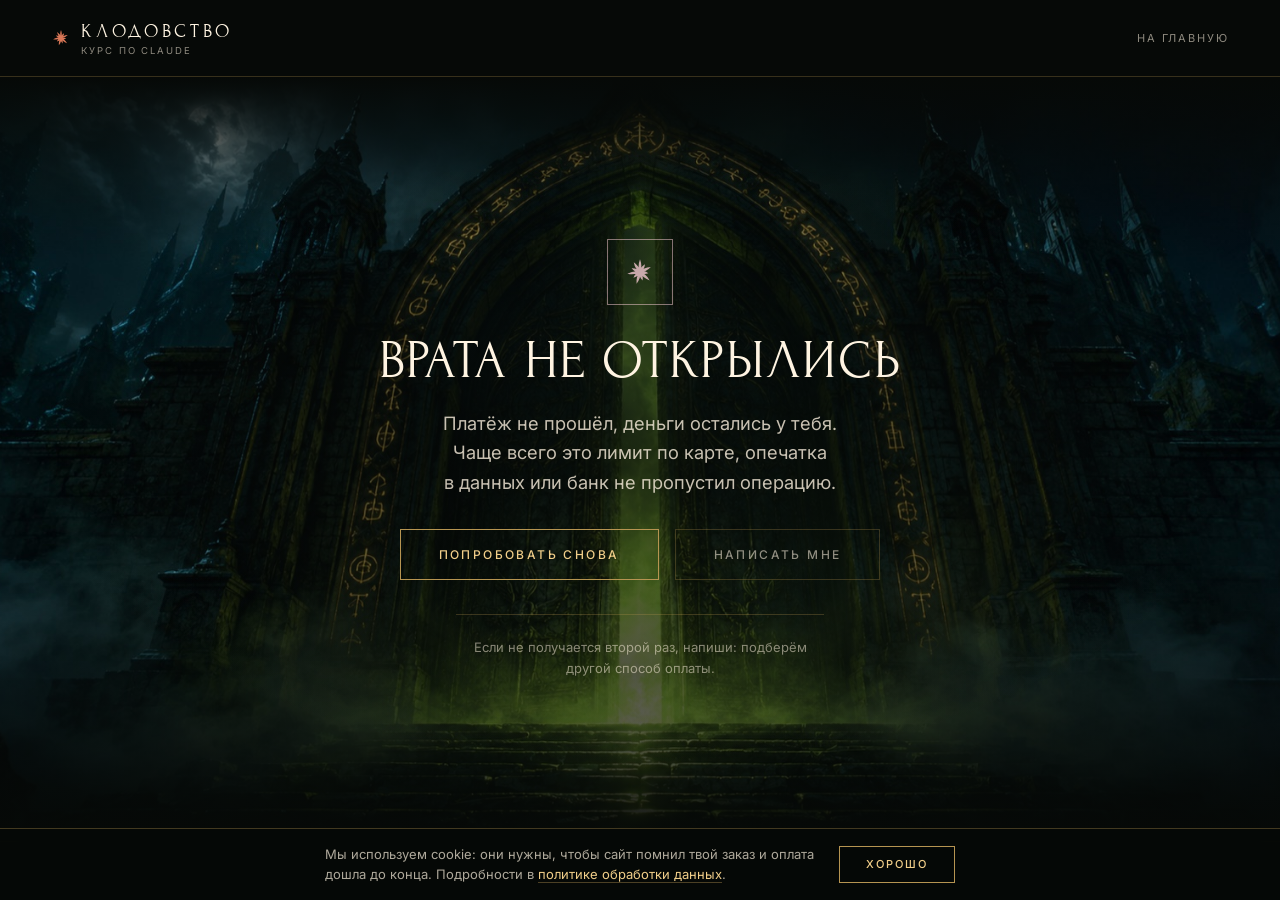
<file: fail.html>
<!DOCTYPE html>
<html lang="ru">
<head>
<meta charset="UTF-8">
<meta name="viewport" content="width=device-width, initial-scale=1">
<meta name="robots" content="noindex">
<title>Платёж не прошёл — Клодовство</title>
<link rel="icon" href="data:image/svg+xml,%3Csvg xmlns='http://www.w3.org/2000/svg' viewBox='0 0 24 24'%3E%3Crect width='24' height='24' fill='%23060907'/%3E%3Cpath fill='%23d4ff00' d='M12 1.4l1.6 6.1 4.3-4.4-2.6 5.7 6-1.4-5.4 3.1 5.4 3.1-6-1.4 2.6 5.7-4.3-4.4-1.6 6.1-1.6-6.1-4.3 4.4 2.6-5.7-6 1.4 5.4-3.1L2.7 7.4l6 1.4L6.1 3.1l4.3 4.4z'/%3E%3C/svg%3E">
<link rel="preconnect" href="https://fonts.googleapis.com">
<link rel="preconnect" href="https://fonts.gstatic.com" crossorigin>
<link href="https://fonts.googleapis.com/css2?family=Forum&family=Inter:wght@400;500;600&display=swap" rel="stylesheet">
<link rel="stylesheet" href="pay.css">
</head>
<body>
<header class="topbar">
  <a href="index.html" class="brand">
    <svg class="spark" viewBox="0 0 24 24"><path d="M12.00 12.00Q14.10 8.16 12.00 2.40Q9.90 8.16 12.00 12.00ZM12.00 12.00Q15.26 10.81 15.74 6.19Q11.73 8.54 12.00 12.00ZM12.00 12.00Q16.12 12.43 20.12 8.29Q14.38 8.61 12.00 12.00ZM12.00 12.00Q14.21 14.44 18.27 12.90Q14.81 10.28 12.00 12.00ZM12.00 12.00Q13.53 16.10 19.26 18.29Q16.28 12.93 12.00 12.00ZM12.00 12.00Q10.74 15.17 13.89 18.45Q14.77 13.99 12.00 12.00ZM12.00 12.00Q8.96 14.91 9.43 20.75Q12.99 16.09 12.00 12.00ZM12.00 12.00Q8.65 12.12 7.07 16.27Q11.40 15.30 12.00 12.00ZM12.00 12.00Q7.90 10.47 2.50 13.37Q8.50 14.63 12.00 12.00ZM12.00 12.00Q10.36 8.94 5.71 9.13Q8.61 12.76 12.00 12.00ZM12.00 12.00Q11.90 7.96 7.33 4.73Q8.36 10.23 12.00 12.00Z"/></svg>
    <span><b>Клодовство</b><s>курс по Claude</s></span>
  </a>
  <a href="index.html" class="back">На главную</a>
</header>

<main>
  <div class="bg"></div>
  <div class="card">
    <div class="mark bad"><svg class="spark" viewBox="0 0 24 24"><path d="M12.00 12.00Q14.10 8.16 12.00 2.40Q9.90 8.16 12.00 12.00ZM12.00 12.00Q15.26 10.81 15.74 6.19Q11.73 8.54 12.00 12.00ZM12.00 12.00Q16.12 12.43 20.12 8.29Q14.38 8.61 12.00 12.00ZM12.00 12.00Q14.21 14.44 18.27 12.90Q14.81 10.28 12.00 12.00ZM12.00 12.00Q13.53 16.10 19.26 18.29Q16.28 12.93 12.00 12.00ZM12.00 12.00Q10.74 15.17 13.89 18.45Q14.77 13.99 12.00 12.00ZM12.00 12.00Q8.96 14.91 9.43 20.75Q12.99 16.09 12.00 12.00ZM12.00 12.00Q8.65 12.12 7.07 16.27Q11.40 15.30 12.00 12.00ZM12.00 12.00Q7.90 10.47 2.50 13.37Q8.50 14.63 12.00 12.00ZM12.00 12.00Q10.36 8.94 5.71 9.13Q8.61 12.76 12.00 12.00ZM12.00 12.00Q11.90 7.96 7.33 4.73Q8.36 10.23 12.00 12.00Z"/></svg></div>
    <h1>Врата не&nbsp;открылись</h1>
    <p class="lead">Платёж не&nbsp;прошёл, деньги остались у&nbsp;тебя. Чаще всего это лимит по&nbsp;карте, опечатка в&nbsp;данных или банк не&nbsp;пропустил операцию.</p>

    <div class="order" id="order" hidden>Причина <b id="errText"></b></div>

    <div class="row">
      <a href="index.html#tiers" class="btn"><span>Попробовать снова</span></a>
      <a href="https://t.me/dimasterrr" target="_blank" rel="noopener" class="btn ghost"><span>Написать мне</span></a>
    </div>

    <p class="note">Если не&nbsp;получается второй раз, напиши: подберём другой способ оплаты.</p>
  </div>
</main>

<script>
const q=new URLSearchParams(location.search);
const e=q.get('Message')||q.get('Details')||q.get('error');
if(e){document.getElementById('errText').textContent=e;document.getElementById('order').hidden=false}
</script>
<footer>
  <span>© 2026 Клодовство · Дмитрий Барилко</span>
  <a href="https://t.me/dimasterrr" target="_blank" rel="noopener">@dimasterrr</a>
</footer>
<script src="cookie.js"></script>
</body>
</html>
</file>
<file: pay.css>
/* ============================================================
   КЛОДОВСТВО · служебные страницы оплаты
   Та же система: золото = материал, лайм = магия, ночь = глубина.
   ============================================================ */
:root{
  --night:#060907; --night-2:#0d1412;
  --gold:#b69451; --gold-lt:#f1ce89; --parchment:#fff4e2;
  --lime:#d4ff00; --claude:#d97757;
  --muted:rgba(255,244,226,.55); --line:rgba(182,148,81,.28);
  --f-display:'Forum',serif; --f-ui:'Inter',system-ui,sans-serif;
}
*{margin:0;padding:0;box-sizing:border-box}
body{
  background:var(--night);color:var(--parchment);font-family:var(--f-ui);
  min-height:100svh;display:flex;flex-direction:column;
  -webkit-font-smoothing:antialiased;overflow-x:hidden;
}
img{display:block;max-width:100%}
::selection{background:var(--lime);color:var(--night)}
.spark{width:1em;height:1em;flex:none}
.spark path{fill:currentColor}

.topbar{
  position:relative;z-index:5;display:flex;align-items:center;justify-content:space-between;
  padding:20px clamp(20px,4vw,56px);border-bottom:1px solid var(--line);
}
.brand{display:flex;align-items:center;gap:10px;text-decoration:none;color:var(--parchment)}
.brand .spark{color:var(--claude);font-size:20px}
.brand b{font-family:var(--f-display);font-weight:400;font-size:19px;letter-spacing:.2em;text-transform:uppercase}
.brand s{display:block;text-decoration:none;font-size:9.5px;letter-spacing:.2em;text-transform:uppercase;color:var(--muted);margin-top:3px}
.topbar a.back{font-size:11px;letter-spacing:.18em;text-transform:uppercase;color:var(--muted);text-decoration:none;transition:color .3s}
.topbar a.back:hover{color:var(--lime)}

main{
  flex:1;position:relative;display:flex;align-items:center;justify-content:center;
  padding:clamp(48px,8vw,110px) clamp(20px,5vw,60px);text-align:center;overflow:hidden;
}
.bg{position:absolute;inset:0;z-index:-2;background:url('assets/gates.jpg') center 40%/cover no-repeat}
main::after{
  content:"";position:absolute;inset:0;z-index:-1;
  background:
    radial-gradient(ellipse 56% 48% at 50% 50%,rgba(6,9,7,.82) 0%,rgba(6,9,7,.5) 58%,transparent 84%),
    linear-gradient(180deg,var(--night) 0%,transparent 24%,transparent 64%,var(--night) 100%);
}
.card{position:relative;max-width:620px;width:100%}

.mark{
  width:66px;height:66px;margin:0 auto 26px;border:1px solid var(--gold);
  display:flex;align-items:center;justify-content:center;
}
.mark .spark{font-size:32px;color:var(--lime)}
.mark.bad{border-color:rgba(255,209,220,.5)}
.mark.bad .spark{color:#ffd1dc;opacity:.75}

h1{
  font-family:var(--f-display);font-weight:400;
  font-size:clamp(2rem,5.4vw,3.4rem);line-height:1.1;letter-spacing:.03em;
  text-transform:uppercase;margin-bottom:18px;
}
h1 em{font-style:normal;color:var(--lime)}
.lead{font-size:clamp(1rem,1.7vw,1.15rem);line-height:1.6;color:rgba(255,244,226,.78);
  max-width:44ch;margin:0 auto 32px;text-wrap:balance}

.order{
  display:inline-flex;align-items:center;gap:10px;margin-bottom:30px;padding:9px 16px;
  border:1px solid var(--line);font-size:11.5px;letter-spacing:.16em;text-transform:uppercase;color:var(--muted);
}
.order b{color:var(--gold-lt);font-weight:500;letter-spacing:.1em}
.order[hidden]{display:none}

.btn{
  display:inline-flex;align-items:center;justify-content:center;
  font-size:12px;font-weight:500;letter-spacing:.2em;text-transform:uppercase;text-decoration:none;
  padding:17px 38px;border:1px solid var(--gold);color:var(--gold-lt);background:transparent;
  position:relative;overflow:hidden;transition:color .35s,border-color .35s,box-shadow .45s;
}
.btn::before{content:"";position:absolute;inset:0;background:var(--lime);
  transform:translateY(101%);transition:transform .45s cubic-bezier(.16,1,.3,1)}
.btn span{position:relative;z-index:2}
.btn:hover{color:var(--night);border-color:var(--lime);box-shadow:0 0 34px rgba(212,255,0,.35)}
.btn:hover::before{transform:translateY(0)}
.btn.ghost{border-color:var(--line);color:var(--muted)}
.btn.ghost:hover{color:var(--night)}

.row{display:flex;gap:16px;justify-content:center;flex-wrap:wrap}

.note{
  margin-top:34px;padding-top:22px;border-top:1px solid var(--line);
  font-size:13px;line-height:1.6;color:rgba(255,244,226,.5);max-width:46ch;
  margin-left:auto;margin-right:auto;text-wrap:pretty;
}
.note a{color:var(--gold-lt);text-decoration:none;border-bottom:1px solid var(--line)}
.note a:hover{color:var(--lime)}

footer{
  border-top:1px solid var(--line);padding:22px clamp(20px,5vw,56px);
  display:flex;justify-content:space-between;gap:16px;flex-wrap:wrap;
  font-size:11.5px;letter-spacing:.12em;color:rgba(255,244,226,.3);
}
footer a{color:rgba(255,244,226,.5);text-decoration:none}
footer a:hover{color:var(--lime)}
</file>
